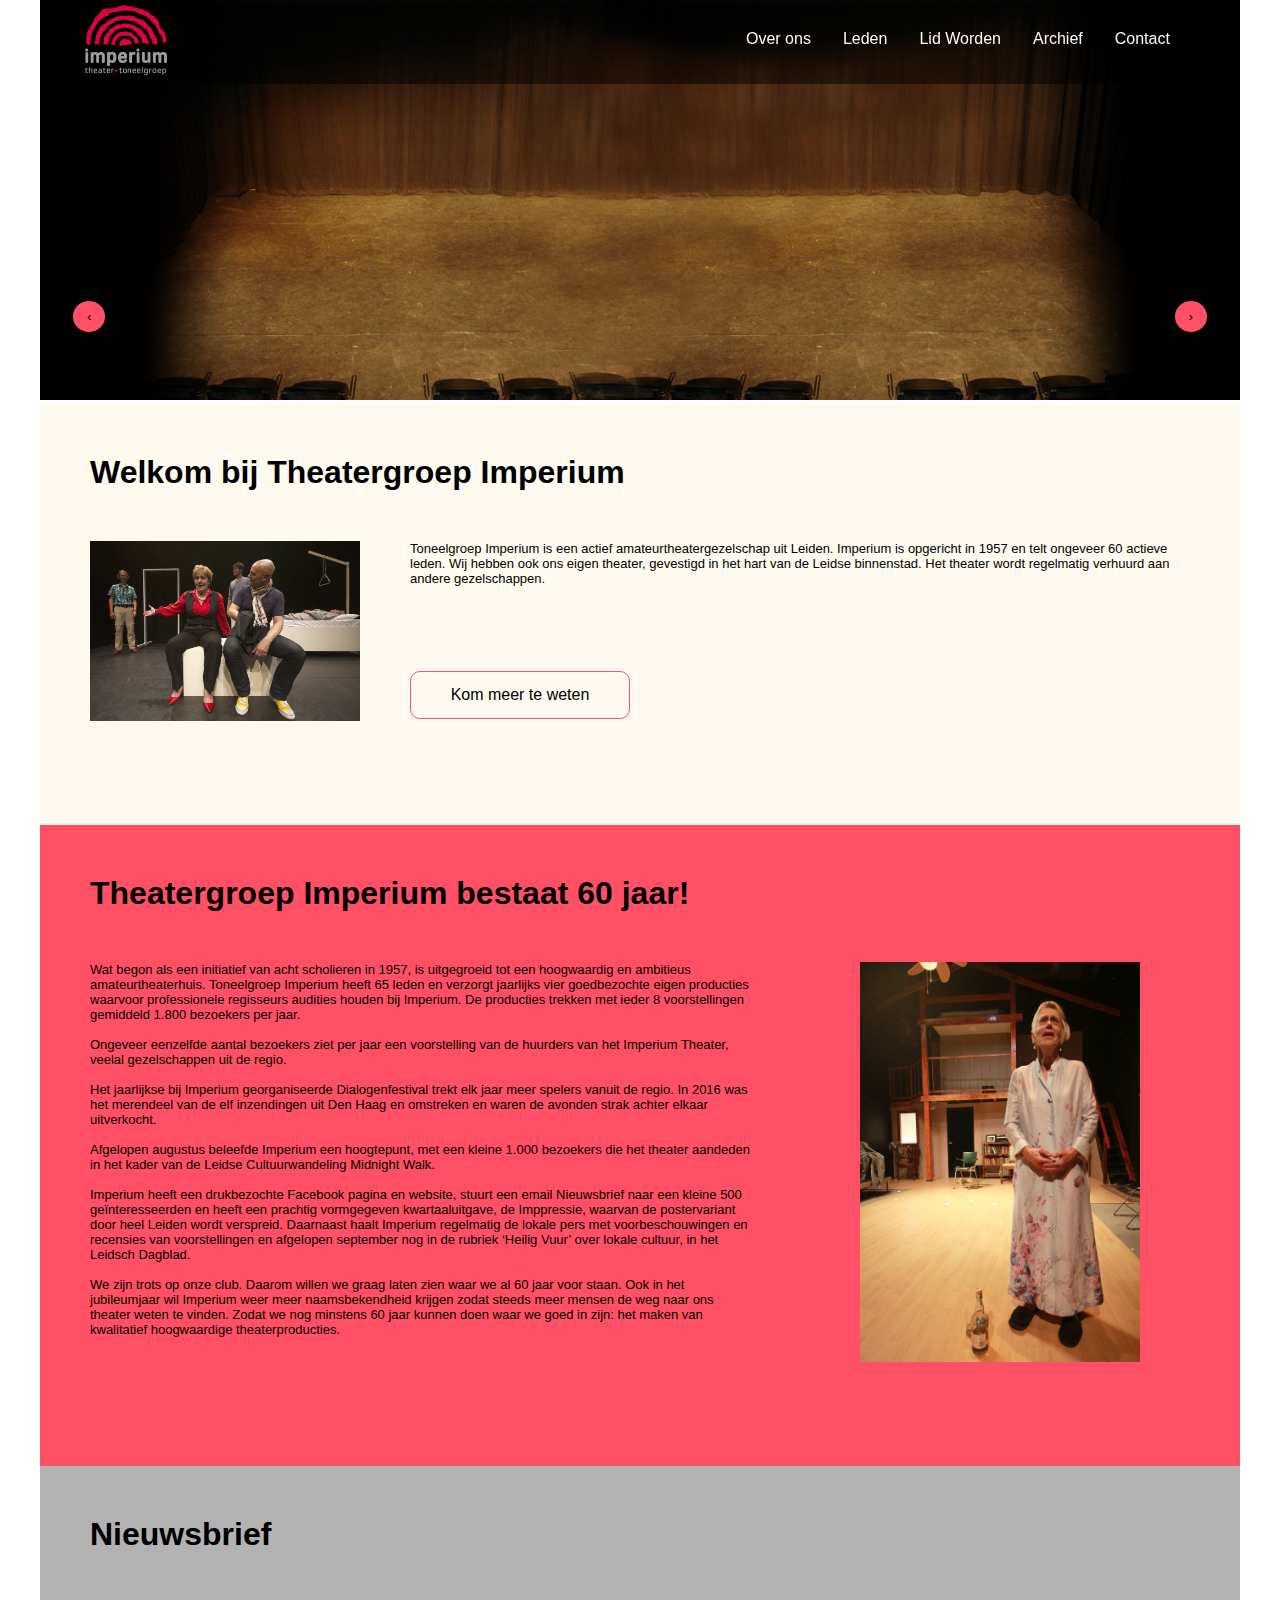
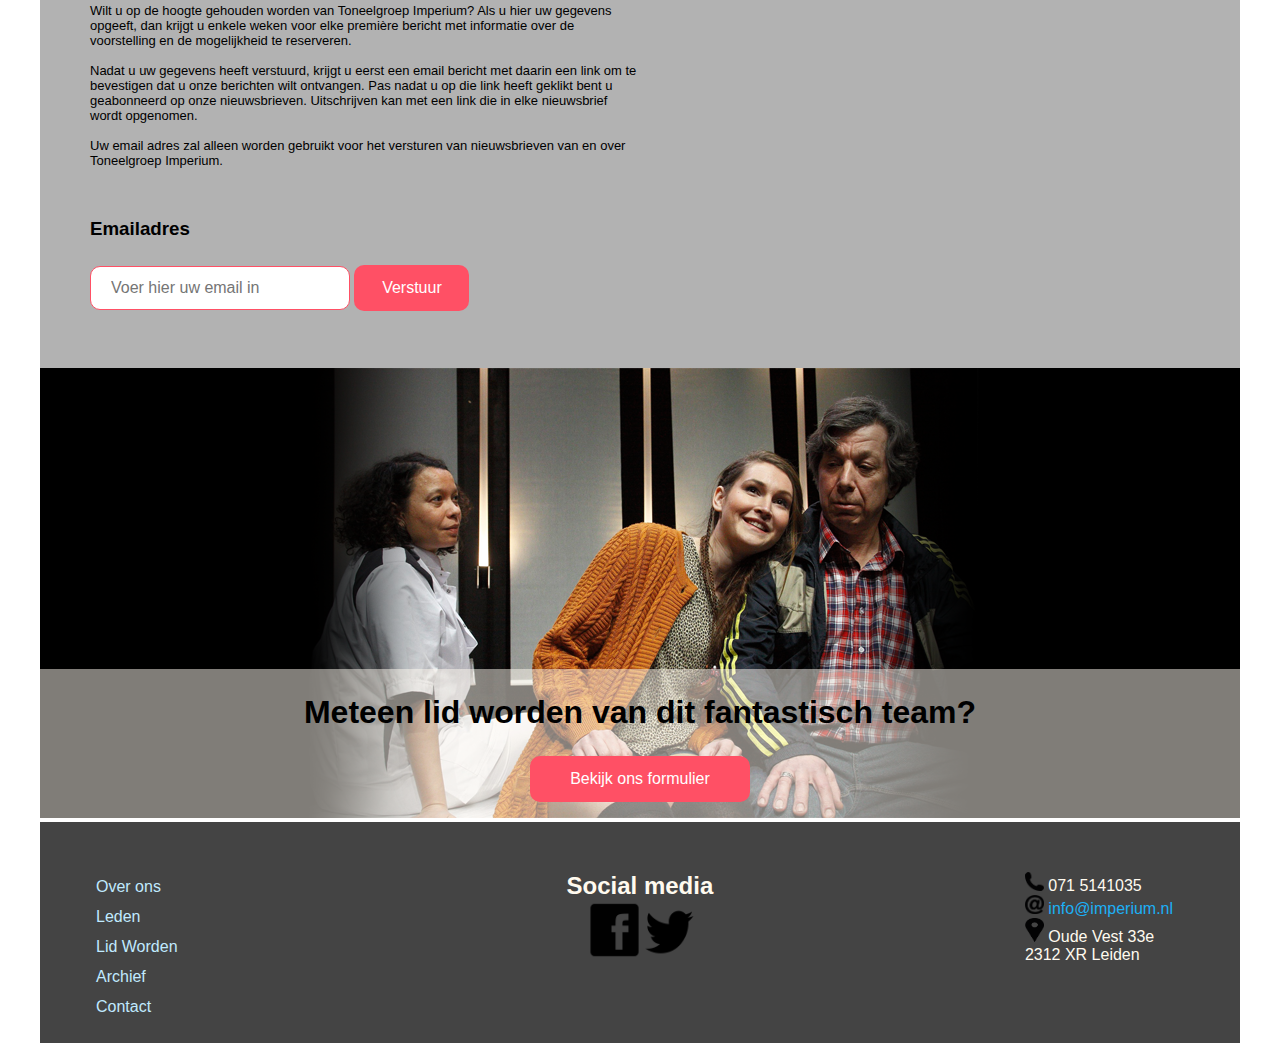
<file: index.html>
<!doctype html>
<html lang="en">
<head>
	<meta charset="utf-8" />
	<meta name="viewport" content="width=device-width, initial-scale=1.0"/>
	<title>Imperium Theater</title>
	<link rel="stylesheet" type="text/css" href="css/style.css">
	<script type="text/javascript" src="js/script.js"></script>
	<script type="text/javascript" src="js/siema.min.js"></script>
</head>
<!-- Wanneer de site is geladen wordt de kalender meegeladen -->
<body>
	<div class="container">

		<!-- Navigatie -->
		<header>
			<div class="logo">
				<a href="index.html"><img src="img/logo.png" alt="Home Imperium Theather" height="70" width="82"></a>
			</div>
			<nav class="hoofdmenu">
				<ul>
				<li><a href="over-ons.html">Over ons</a></li>
		        <li><a href="leden.html">Leden</a></li>
		        <li><a href="lid-worden.html">Lid Worden</a></li>
		        <li><a href="archief.html">Archief</a></li>
		        <li><a href="contact.html">Contact</a></li>
				</ul>
			</nav>
		</header>
		<!-- Slider die gelinkt is met een javascript bestand. Het is me niet gelukt om voor eke slide een ander soort tekst in de slider te verwerken zonder de slider te breken -->
		<section class="slider">		

		<!-- Slider -->
		<section class="slider">
			<div class="siema">
				<div><img class="slideimg" src="img/zaalfoto.jpg"><h1 class="slideimg" id="centered">Imperium Theater bestaat 60 jaar!
				</h1></div>
				<div><img class="slideimg" src="img/zaalfoto.jpg"><h1 class="slideimg" id="centered"></h1></div>
				<div><img class="slideimg" src="img/zaalfoto.jpg"><h1 class="slideimg" id="centered"></h1></div>
			</div>
			<button class="links">&#8249;</button>
			<button class="rechts">&#8250;</button>
		</section>		

		<main>

			<!-- Blok met introductie -->
			<section class="meerweten">
			  	<h1>Welkom bij Theatergroep Imperium</h1>
				<figure class="asidelinks">
					<img src="img/vrede.jpg" height="180" width="270">
				</figure>
				<p class="textmeerweten">Toneelgroep Imperium is een actief amateurtheatergezelschap uit Leiden. Imperium is opgericht in 1957 en telt ongeveer 60 actieve leden. Wij hebben ook ons eigen theater, gevestigd in het hart van de Leidse binnenstad. Het theater wordt regelmatig verhuurd aan andere gezelschappen.</p>
				<button class="ghost-submit"><a class ="linkbanner2" href="over-ons.html">Kom meer te weten</a></button>
			</section>

			<!-- Lustrum tekst met afbeelding ernaast -->
			<section class="jarig">
			  <h1>Theatergroep Imperium bestaat 60 jaar!</h1>
			  	<p class="textjarig">
			  		Wat begon als een initiatief van acht scholieren in 1957, is uitgegroeid tot een hoogwaardig en ambitieus amateurtheaterhuis.
			  		Toneelgroep Imperium heeft 65 leden en verzorgt jaarlijks vier goedbezochte eigen producties waarvoor professionele regisseurs audities houden bij Imperium. De producties trekken met ieder 8 voorstellingen gemiddeld 1.800 bezoekers per jaar.
			  	<br/><!-- Het is me niet meer op tijd gelukt om dit gedeelte nog te verbeteren voor de deadline. Hiervoor heb ik dit nog erin gelaten. -->
			  	&nbsp;
			  	<br/>
					Ongeveer eenzelfde aantal bezoekers ziet per jaar een voorstelling van de huurders van het Imperium Theater, veelal gezelschappen uit de regio.
				<br/>
				&nbsp;
				<br/>
					Het jaarlijkse bij Imperium georganiseerde Dialogenfestival trekt elk jaar meer spelers vanuit de regio. In 2016 was het merendeel van de elf inzendingen uit Den Haag en omstreken en waren de avonden strak achter elkaar uitverkocht.
				<br/>
				&nbsp;
				<br/>
					Afgelopen augustus beleefde Imperium een hoogtepunt, met een kleine 1.000 bezoekers die het theater aandeden in het kader van de Leidse Cultuurwandeling Midnight Walk.
				<br/>
				&nbsp;
				<br/>
					Imperium heeft een drukbezochte Facebook pagina en website, stuurt een email Nieuwsbrief naar een kleine 500 geïnteresseerden en heeft een prachtig vormgegeven kwartaaluitgave, de Imppressie, waarvan de postervariant door heel Leiden wordt verspreid. Daarnaast haalt Imperium regelmatig de lokale pers met voorbeschouwingen en recensies van voorstellingen en afgelopen september nog in de rubriek ‘Heilig Vuur’ over lokale cultuur, in het Leidsch Dagblad.
				<br/>
				&nbsp;
				<br/>
					We zijn trots op onze club. Daarom willen we graag laten zien waar we al 60 jaar voor staan. Ook in het jubileumjaar wil Imperium weer meer naamsbekendheid krijgen zodat steeds meer mensen de weg naar ons theater weten te vinden. Zodat we nog minstens 60 jaar kunnen doen waar we goed in zijn: het maken van kwalitatief hoogwaardige theaterproducties.
				</p>
				<figure class="asiderechts">
					<img src="img/imperium_60" height="400" width="280">
				</figure>
			</section>

			<!-- Nieuwsbrief tekst -->
			<section class="nieuws">
			  <h1>Nieuwsbrief</h1>
			  	&nbsp;
			  	<p class="textnieuws">
			  		Wilt u op de hoogte gehouden worden van Toneelgroep Imperium?
					Als u hier uw gegevens opgeeft, dan krijgt u enkele weken voor elke première bericht met informatie over de voorstelling en de mogelijkheid te reserveren.
					<br/>
					&nbsp;
					<br/>
					Nadat u uw gegevens heeft verstuurd, krijgt u eerst een email bericht met daarin een link om te bevestigen dat u onze berichten wilt ontvangen. Pas nadat u op die link heeft geklikt bent u geabonneerd op onze nieuwsbrieven. Uitschrijven kan met een link die in elke nieuwsbrief wordt opgenomen.
					<br/>
					&nbsp;
					<br/>
					Uw email adres zal alleen worden gebruikt voor het versturen van nieuwsbrieven van en over Toneelgroep Imperium.
				</p>
				<aside class="asiderechts">
					<!--De kalender heeft op dit moment geen toegevoegde waarden voor de site. Het was de
						bedoeling dat de repetities een highlight kregen op de dagen en wanneer er op geklikt wordt
						het vergroot en er staat wat er die dag speelt.
					<div class="month">
						<ul>
						<li class="prev">&#10094;</li>
						<li class="next">&#10095;</li>
						<li>
						Repetities April<br>
						<span style="font-size:18px">2018</span>
						</li>
						</ul>
						</div>

						<ul class="weekdays">
						<li>Mo</li>
						<li>Tu</li>
						<li>We</li>
						<li>Th</li>
						<li>Fr</li>
						<li>Sa</li>
						<li>Su</li>
						</ul>

						<ul class="days">
						<li>1</li>
						<li>2</li>
						<li>3</li>
						<li>4</li>
						<li>5</li>
						<li>6</li>
						<li>7</li>
						<li>8</li>
						<li>9</li>
						<li><span class="active">10</span></li>
						<li>11</li>
						<li>12</li>
						<li>13</li>
						<li>14</li>
						<li>15</li>
						<li>16</li>
						<li>17</li>
						<li>18</li>
						<li>19</li>
						<li>20</li>
						<li>21</li>
						<li>22</li>
						<li>23</li>
						<li>24</li>
						<li>25</li>
						<li>26</li>
						<li>27</li>
						<li>28</li>
						<li>29</li>
						<li>30</li>
						<li>31</li>
						</ul>-->
				</aside>
			</section>
			
			<!-- Nieuwsbrief formulier. Wanneer het ingevuld is wordt de gebruiker naar de bedanktpagina gestuurd -->

			<!-- Nieuwsbrief formulier -->
			<section class="subscribe">
			    <h3>Emailadres</h3>
			    <br>
			    <form action="bedankt.html" method="post" class="subscribe-form">
				    <input class="emailhome" type="email" name="email" placeholder="Voer hier uw email in" required>
				    <button type="submit" class="email-submit">Verstuur</button>
			    </form>
			</section>

			<section class="lidworden">
				<h1 class="bannerlidtekst">Meteen lid worden van dit fantastisch team?</h1>
				<!-- Omdat ik gebruik maak van verschilende a elementen heb ik deze een class gegeven om de button ermee te stylen -->
				<button class="link-submit"><a href="lid-worden.html">Bekijk ons formulier</a></button>
			</section>

			<section class="teambanner">
				<img src="img/team.png">
			</section>
		</main>
		<!-- In deze footer komen de links weer terug van de navigatie. De e-mailtekst is een button die automatisch een mail opzet. -->
	<footer>
      <div class="row">
        <div class="column">
          <nav class="footer-menu">
            <a href="over-ons.html">Over ons</a>
            <a href="leden.html">Leden</a>
            <a href="lid-worden.html">Lid Worden</a>
            <a href="archief.html">Archief</a>
            <a href="contact.html">Contact</a>
          </nav>
        </div>
        <div class="column">
          <h2 class="centerh2">Social media</h2>
          <a href="https://www.facebook.com/ToneelgroepImperium?fref=ts"><img class="SMWimg" src="img/facebook.png" alt="Like ons op facebook" height="60" width="55" /></a>
          <a href="https://twitter.com/imperiumtheater"><img src="img/twitter.png" alt="Volg ons op twitter" height="60" width="55" /></a>
        </div>
        <div class="column">
          <ul class="contactfooter">
            <li><img src="img/bellen.png" width="19px" height="19px">&nbsp;071 5141035</li>
            <li><img src="img/email.png" width="19px" height="19px">&nbsp;<a class="linkmailto" href="mailto:info@imperium.nl">info@imperium.nl</a></li>
            <li><img src="img/locatie.png" width="19px" height="24px">&nbsp;Oude Vest 33e 2312 XR Leiden</li>
          </ul>
        </div>
      </div>
    </footer>
</body>
</html>
</file>
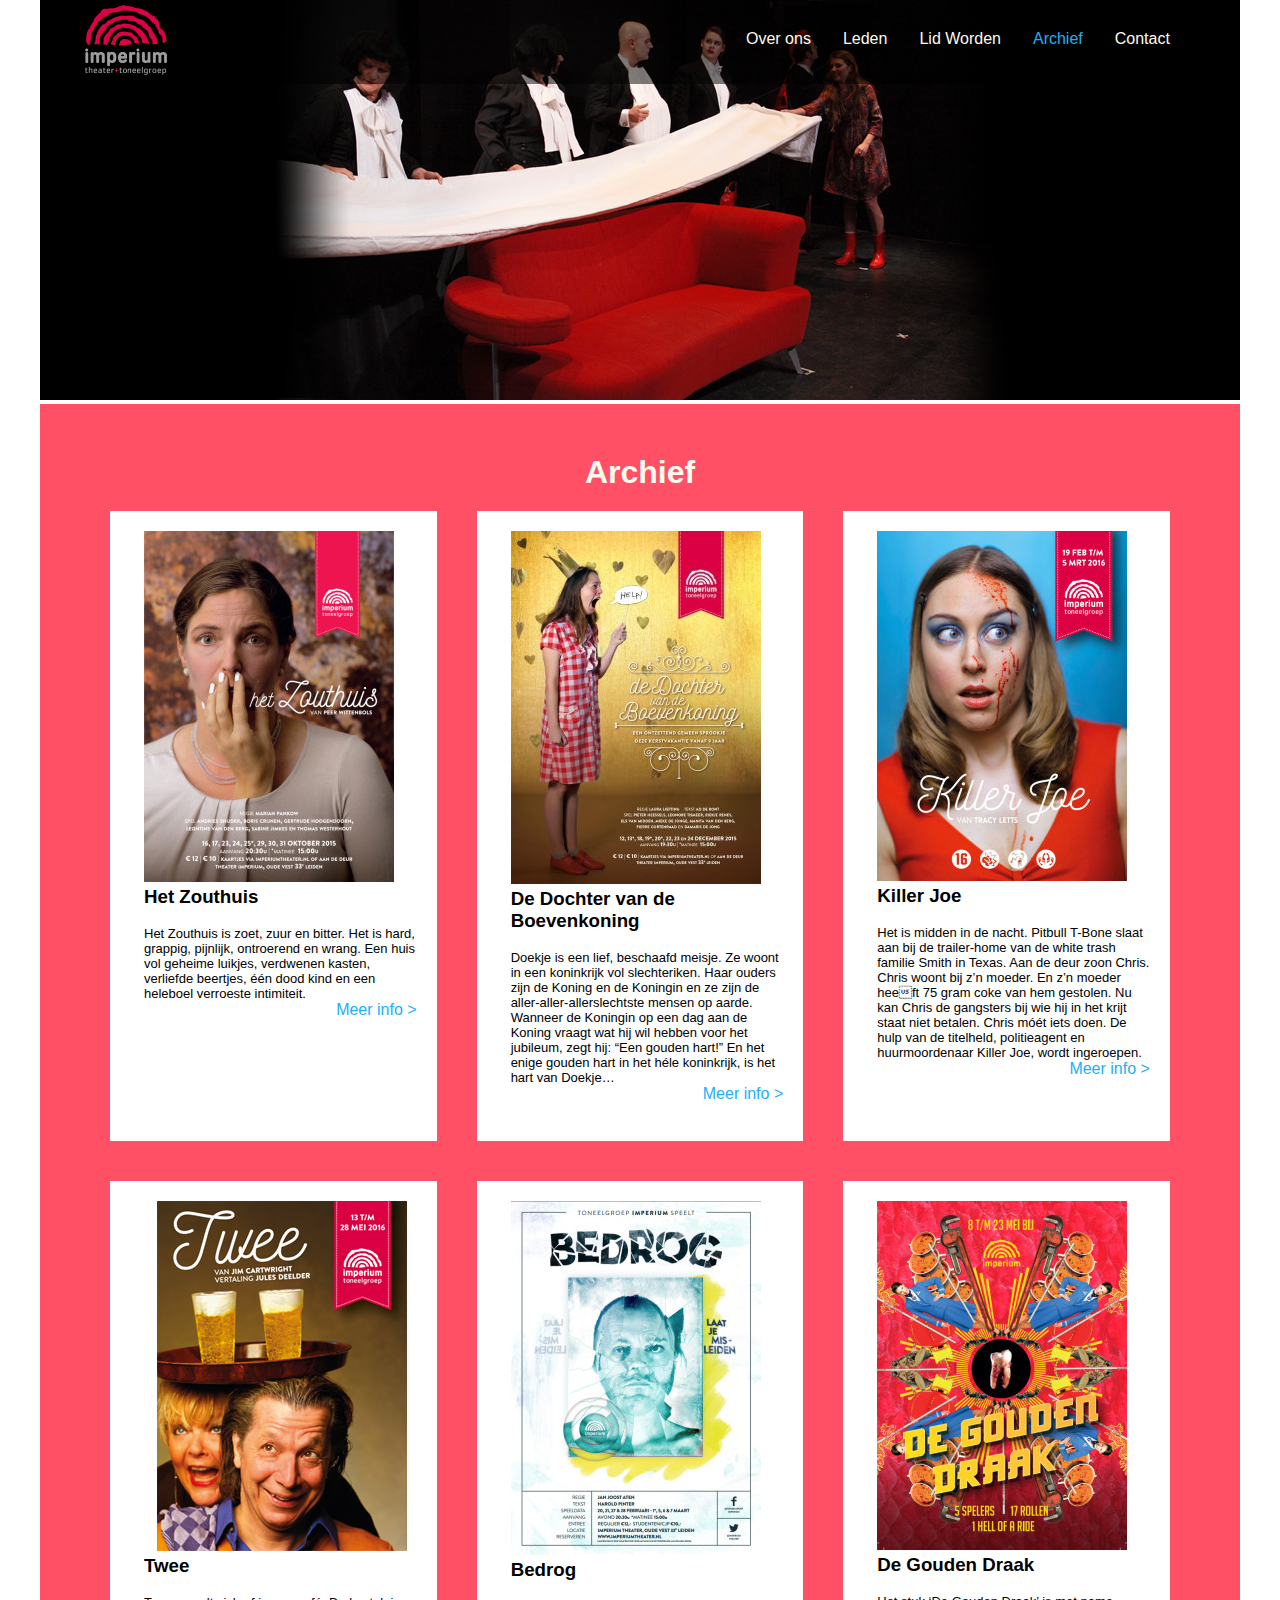
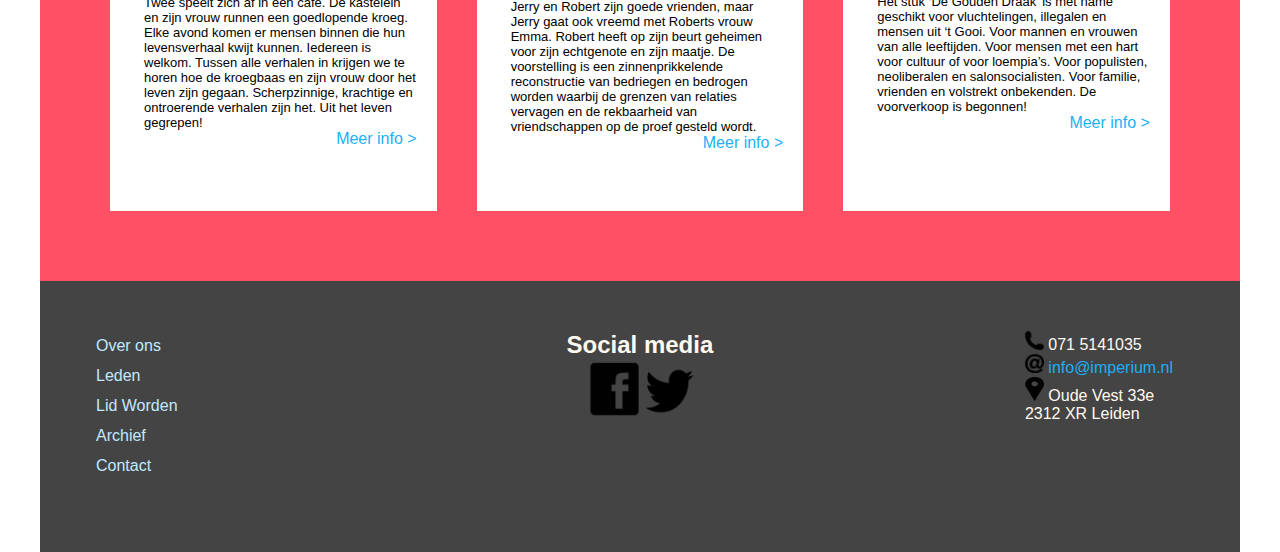
<file: archief.html>
<!doctype html>
<html lang="en">
<head>
  <meta charset="utf-8" />
  <meta name="viewport" content="width=device-width, initial-scale=1.0"/>
  <title>Archief</title>
  <link rel="stylesheet" type="text/css" href="css/style.css">
</head>
<!-- Archiefpagina -->
<body>
  <div class="container">

    <!-- Navigatie -->
    <header>
      <div class="logo">
        <a href="index.html"><img src="img/logo.png" alt="Home Imperium Theather" height="70" width="82"></a>
      </div>
      <nav class="hoofdmenu">
        <ul>
        <li><a href="over-ons.html">Over ons</a></li>
        <li><a href="leden.html">Leden</a></li>
        <li><a href="lid-worden.html">Lid Worden</a></li>
        <li><a href="archief.html" class="active">Archief</a></li>
        <li><a href="contact.html">Contact</a></li>
        </ul>
      </nav>
    </header>
    <!-- Afbeelding onder navigatie -->
    <section class="menuachtergrond">    
        <div><img class="slideimg" src="img/archief.png"></div>
    </section>

    <main>
      <!-- Blok met archief. De gebruiker kan meer informatie krijgen door op meer info te klikken. Dit brengt de gebruiker naar een nieuwe pagina. De br's die in meer info zitten is om het leesbaar te maken.-->
      <section class="overonsintro">
          <h1 class="titelbanner">Archief</h1>
            <div class="row">
              <div class="column6">
                <img src="img/posters/zouthuis.jpg">
                <h3>Het Zouthuis</h3>
                <br>
                <p>Het Zouthuis is zoet, zuur en bitter. Het is hard, grappig, pijnlijk, ontroerend en wrang. Een huis vol geheime luikjes, verdwenen kasten, verliefde beertjes, één dood kind en een heleboel verroeste intimiteit.
                </p>
                <a class="leesmeer" href="archief/11.html">Meer info ></a>
              </div>
              <div class="column6">
                <img src="img/posters/dochter.jpg">
                <h3>De Dochter van de Boevenkoning</h3>
                <br>
                <p>Doekje is een lief, beschaafd meisje. Ze woont in een koninkrijk vol slechteriken. Haar ouders zijn de Koning en de Koningin en ze zijn de aller-aller-allerslechtste mensen op aarde. Wanneer de Koningin op een dag aan de Koning vraagt wat hij wil hebben voor het jubileum, zegt hij: “Een gouden hart!” En het enige gouden hart in het héle koninkrijk, is het hart van Doekje…
                </p>
                <a class="leesmeer" href="archief/12.html">Meer info ></a>
              </div>
              <div class="column6">
                <img src="img/posters/kj.jpg">
                <h3>Killer Joe</h3>
                <br>
                <p>Het is midden in de nacht. Pitbull T-Bone slaat aan bij de trailer-home van de white trash familie Smith in Texas. Aan de deur zoon Chris. Chris woont bij z’n moeder. En z’n moeder heeft 75 gram coke van hem gestolen. Nu kan Chris de gangsters bij wie hij in het krijt staat niet betalen. Chris móét iets doen. De hulp van de titelheld, politieagent en huurmoordenaar Killer Joe, wordt ingeroepen.
                </p>
                <a class="leesmeer" href="archief/13.html">Meer info ></a>
              </div>
            </div>
            <div class="row">
              <div class="column6">
                <img src="img/posters/twee.jpg">
                <h3>Twee</h3>
                <br>
                <p>Twee speelt zich af in een café. De kastelein en zijn vrouw runnen een goedlopende kroeg. Elke avond komen er mensen binnen die hun levensverhaal kwijt kunnen. Iedereen is welkom. Tussen alle verhalen in krijgen we te horen hoe de kroegbaas en zijn vrouw door het leven zijn gegaan. Scherpzinnige, krachtige en ontroerende verhalen zijn het. Uit het leven gegrepen!
                </p>
                <a class="leesmeer" href="archief/14.html">Meer info ></a>
              </div>
              <div class="column6">
                <img src="img/posters/bedrog.jpg">
                <h3>Bedrog</h3>
                <br>
                <p>Jerry en Robert zijn goede vrienden, maar Jerry gaat ook vreemd met Roberts vrouw Emma. Robert heeft op zijn beurt geheimen voor zijn echtgenote en zijn maatje. De voorstelling is een zinnenprikkelende reconstructie van bedriegen en bedrogen worden waarbij de grenzen van relaties vervagen en de rekbaarheid van vriendschappen op de proef gesteld wordt.
                </p>
                <a class="leesmeer" href="archief/15.html">Meer info ></a>
              </div>
              <div class="column6">
                <img src="img/posters/draak.jpg">
                <h3>De Gouden Draak</h3>
                <br>
                <p>Het stuk ‘De Gouden Draak’ is met name geschikt voor vluchtelingen, illegalen en mensen uit ‘t Gooi. Voor mannen en vrouwen van alle leeftijden. Voor mensen met een hart voor cultuur of voor loempia’s. Voor populisten, neoliberalen en salonsocialisten. Voor familie, vrienden en volstrekt onbekenden. De voorverkoop is begonnen!
                </p>
                <a class="leesmeer" href="archief/16.html">Meer info ></a>
              </div>
            </div>
    </main>

    <footer>
      <div class="row">
        <div class="column">
          <nav class="footer-menu">
            <a href="over-ons.html">Over ons</a>
            <a href="leden.html">Leden</a>
            <a href="lid-worden.html">Lid Worden</a>
            <a href="archief.html">Archief</a>
            <a href="contact.html">Contact</a>
          </nav>
        </div>
        <div class="column">
          <h2 class="centerh2">Social media</h2>
          <a href="https://www.facebook.com/ToneelgroepImperium?fref=ts"><img class="SMWimg" src="img/facebook.png" alt="Like ons op facebook" height="60" width="55" /></a>
          <a href="https://twitter.com/imperiumtheater"><img src="img/twitter.png" alt="Volg ons op twitter" height="60" width="55" /></a>
        </div>
        <div class="column">
          <ul class="contactfooter">
            <li><img src="img/bellen.png" width="19px" height="19px">&nbsp;071 5141035</li>
            <li><img src="img/email.png" width="19px" height="19px">&nbsp;<a class="linkmailto" href="mailto:info@imperium.nl">info@imperium.nl</a></li>
            <li><img src="img/locatie.png" width="19px" height="24px">&nbsp;Oude Vest 33e 2312 XR Leiden</li>
          </ul>
        </div>
      </div>
    <footer>
  </div>
</body>
</html>
</file>
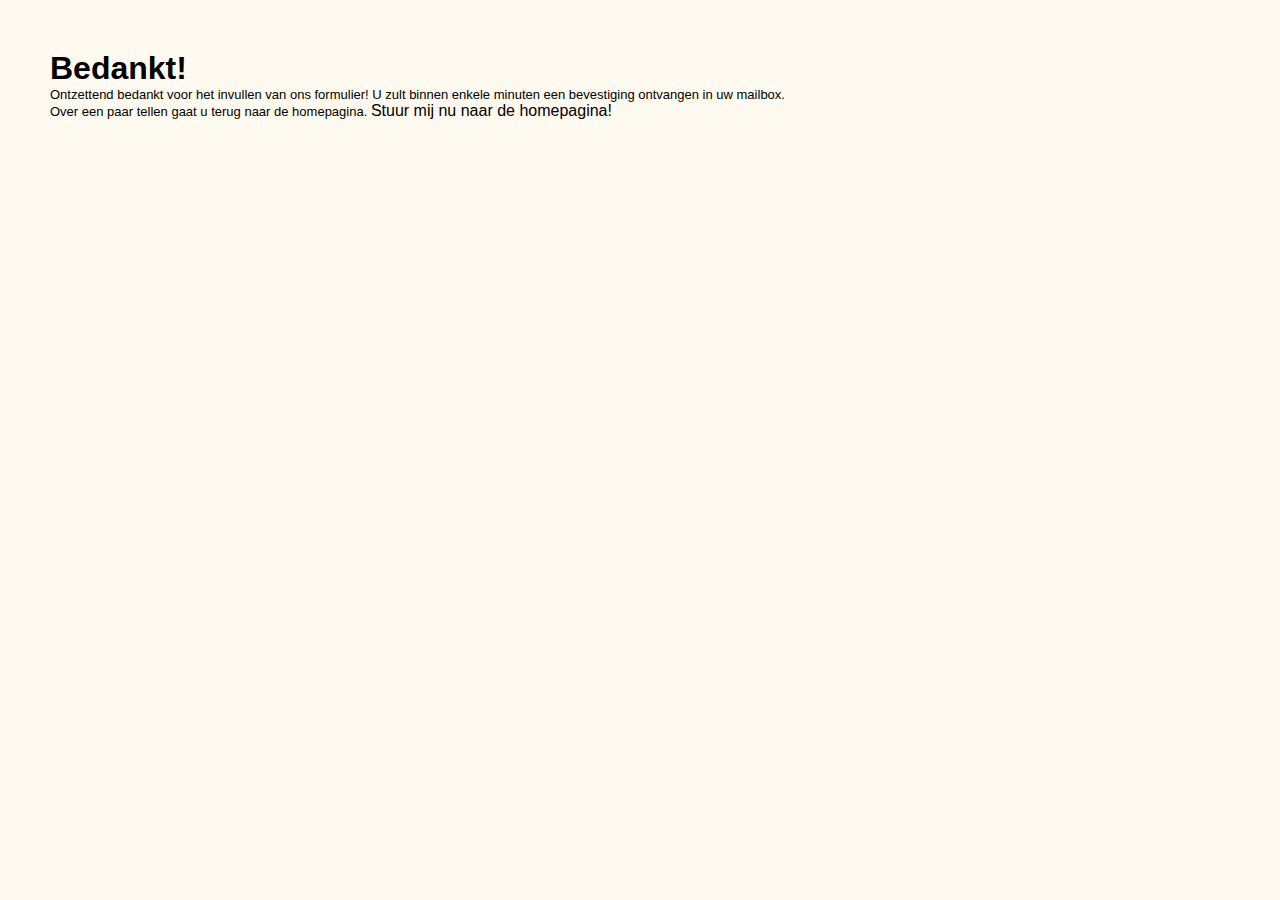
<file: bedankt.html>
<!doctype html>
<html lang="en">
<head>
  <meta charset="utf-8" />
  <meta name="viewport" content="width=device-width, initial-scale=1.0"/>
  <!-- Bevestigingpagina en redirect na 5 seconden weer naar home -->
  <meta http-equiv="refresh" content="5;url=index.html" />
  <title>Bedankt</title>
  <link rel="stylesheet" type="text/css" href="css/style.css">
</head>
<!-- Een bedanktpagina voor het invullen van het formulier -->
<body class="bodybedankt">
  <h1>Bedankt!</h1>
  <p>Ontzettend bedankt voor het invullen van ons formulier! U zult binnen enkele minuten een bevestiging ontvangen in uw mailbox.
  <br>
  Over een paar tellen gaat u terug naar de homepagina.
  <a href="index.html">Stuur mij nu naar de homepagina!</a>
  </p>
</body>
</html>
</file>
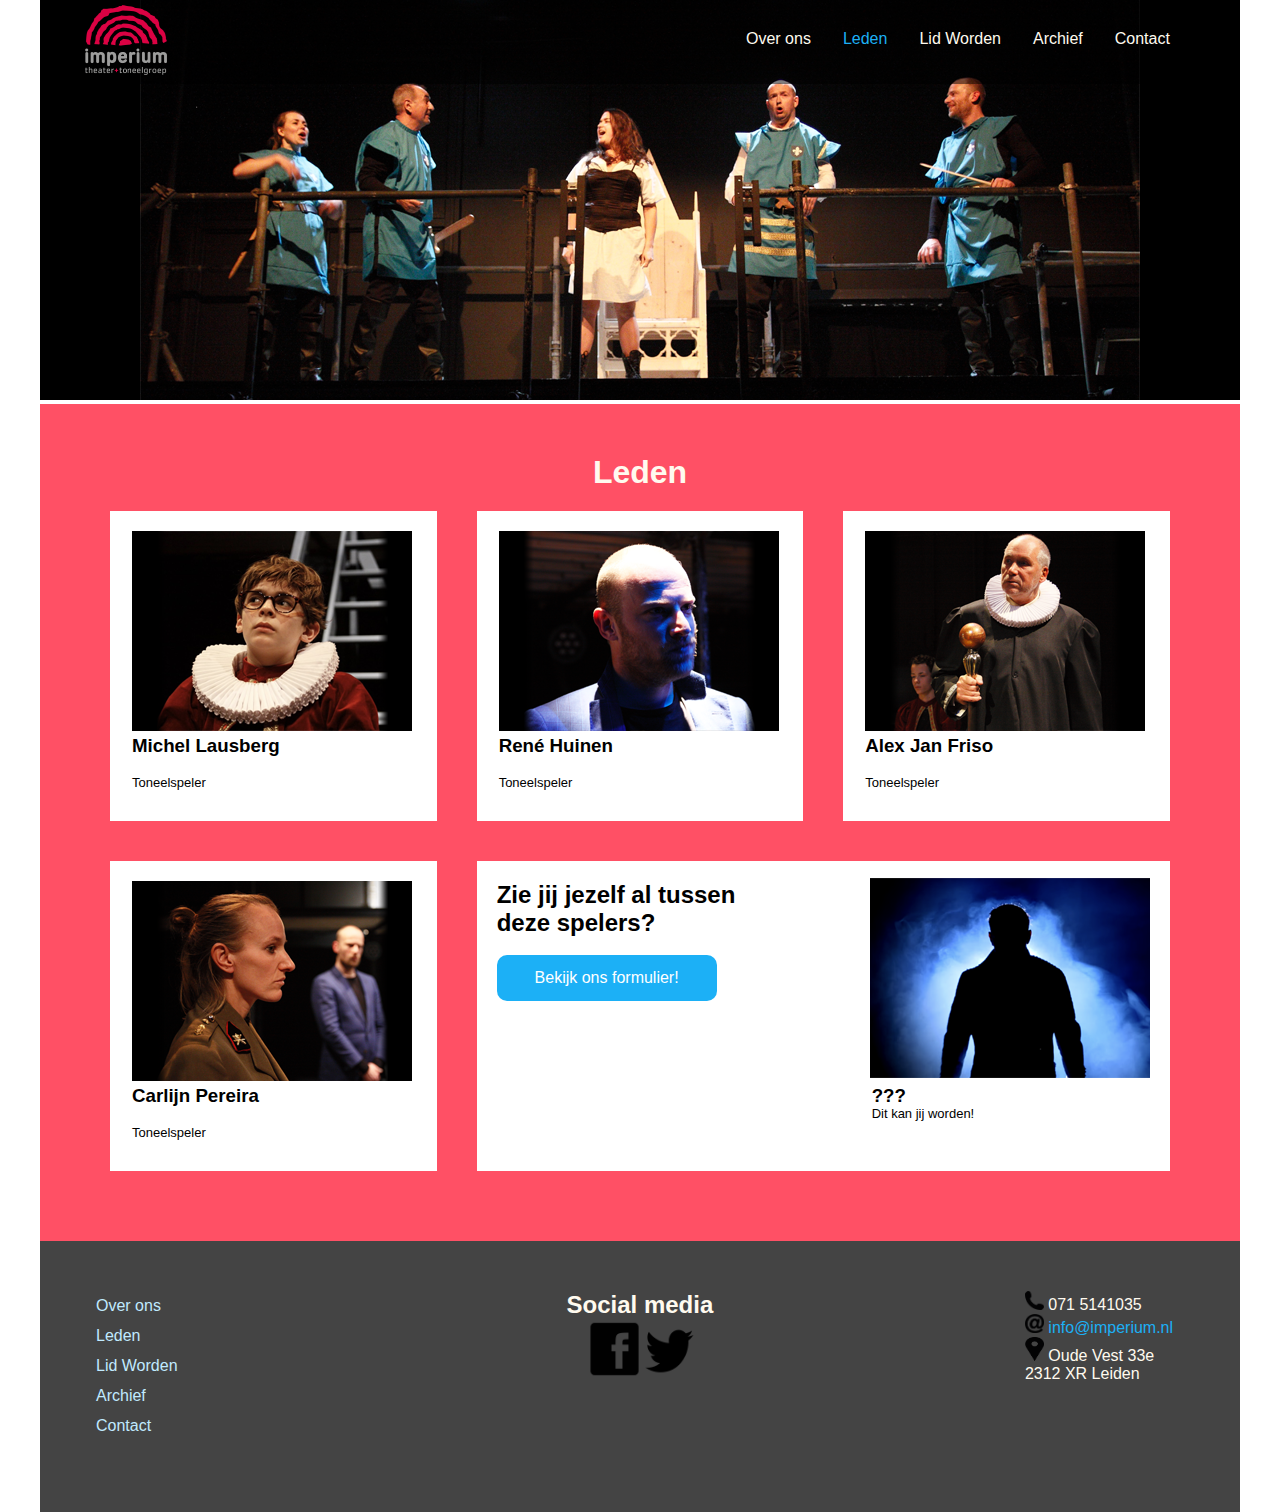
<file: leden.html>
<!doctype html>
<html lang="en">
<head>
  <meta charset="utf-8" />
  <meta name="viewport" content="width=device-width, initial-scale=1.0"/>
  <title>Leden</title>
  <link rel="stylesheet" type="text/css" href="css/style.css">
</head>
<!-- Wanneer de site is geladen wordt de kalender meegeladen -->
<body>
  <div class="container">

    <!-- Navigatie -->
    <header>
      <div class="logo">
        <a href="index.html"><img src="img/logo.png" alt="Home Imperium Theather" height="70" width="82"></a>
      </div>
      <nav class="hoofdmenu">
        <ul>
        <li><a href="over-ons.html">Over ons</a></li>
        <li><a href="leden.html" class="active">Leden</a></li>
        <li><a href="lid-worden.html">Lid Worden</a></li>
        <li><a href="archief.html">Archief</a></li>
        <li><a href="contact.html">Contact</a></li>
        </ul>
      </nav>
    </header>
    <!-- Afbeelding onder Navigatie -->
    <section class="menuachtergrond">    
        <div><img class="slideimg" src="img/leden.png"></div>
    </section>

    <main>
      <!-- Hier staan de verschillende leden. De echte namen met wat voor contributie ze hebben voor het imperium staan erop. -->
      <section class="overonsintro">
          <h1 class="titelbanner">Leden</h1>
            <div class="row">
              <div class="column4">
                <img src="img/4EYES.png">
                <h3>Michel Lausberg</h3>
                <br>
                <p>Toneelspeler</p>
              </div>
              <div class="column4">
                <img src="img/beardie.png">
                <h3>René Huinen</h3>
                <br>
                <p>Toneelspeler</p>
              </div>
              <div class="column4">
                <img src="img/priest.png">
                <h3>Alex Jan Friso</h3>
                <br>
                <p>Toneelspeler</p>
              </div>
            </div>
            <div class="row">
              <div class="column4">
                <img src="img/SNAVEL.png">
                <h3>Carlijn Pereira</h3>
                <br>
                <p>Toneelspeler</p>
              </div>
              <div class="column5">
                <h2 class="spelers">Zie jij jezelf al tussen <br> deze spelers?</h2>
                <br>
                <button class="leden-submit"><a class ="linkbanner" href="lid-worden.html">Bekijk ons formulier!</a></button>
                <img class="img5" src="img/jij.png">
                <h3 class="img6">???</h3>
                <br>
                <p class="img6">Dit kan jij worden!</p></div>
            </div>
    </main>

    <footer>
      <div class="row">
        <div class="column">
          <nav class="footer-menu">
            <a href="over-ons.html">Over ons</a>
            <a href="leden.html">Leden</a>
            <a href="lid-worden.html">Lid Worden</a>
            <a href="archief.html">Archief</a>
            <a href="contact.html">Contact</a>
          </nav>
        </div>
        <div class="column">
          <h2 class="centerh2">Social media</h2>
          <a href="https://www.facebook.com/ToneelgroepImperium?fref=ts"><img class="SMWimg" src="img/facebook.png" alt="Like ons op facebook" height="60" width="55" /></a>
          <a href="https://twitter.com/imperiumtheater"><img src="img/twitter.png" alt="Volg ons op twitter" height="60" width="55" /></a>
        </div>
        <div class="column">
          <ul class="contactfooter">
            <li><img src="img/bellen.png" width="19px" height="19px">&nbsp;071 5141035</li>
            <li><img src="img/email.png" width="19px" height="19px">&nbsp;<a class="linkmailto" href="mailto:info@imperium.nl">info@imperium.nl</a></li>
            <li><img src="img/locatie.png" width="19px" height="24px">&nbsp;Oude Vest 33e 2312 XR Leiden</li>
          </ul>
        </div>
      </div>
    <footer>
  </div>
</body>
</html>
</file>
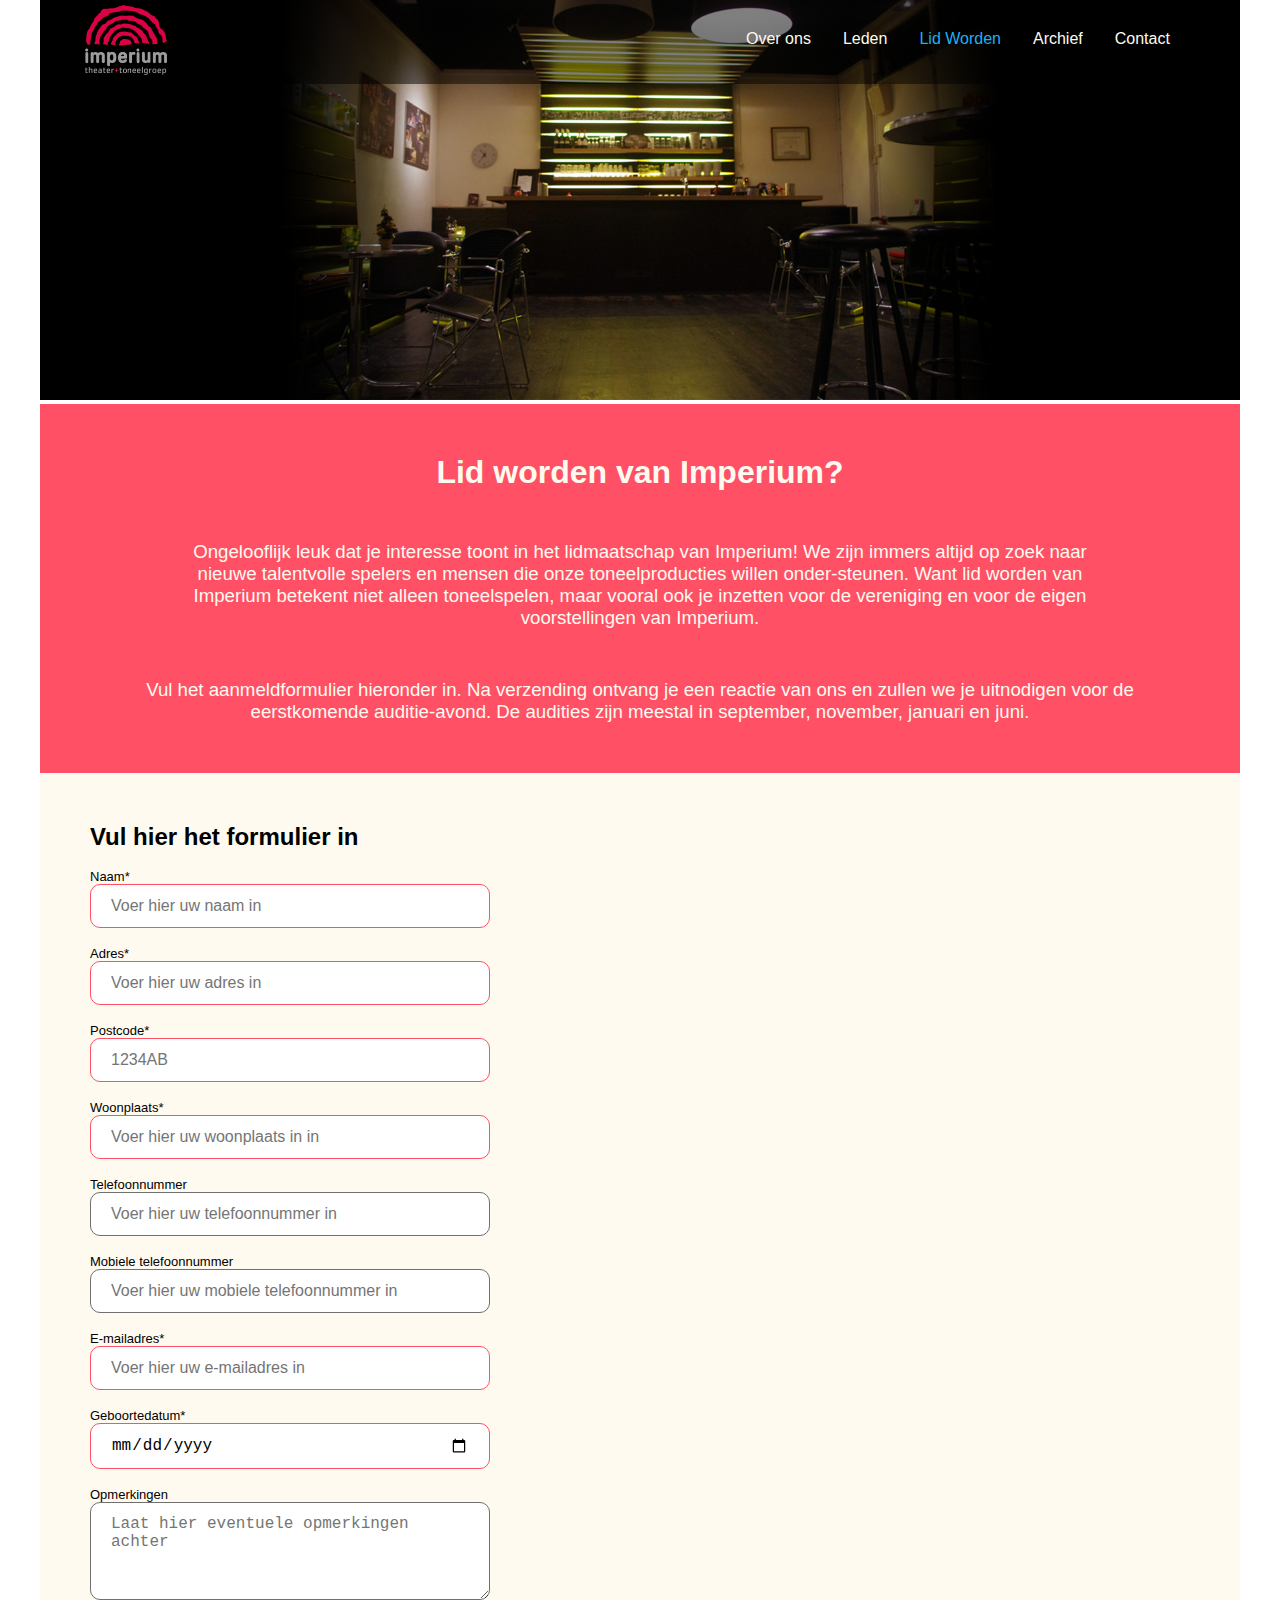
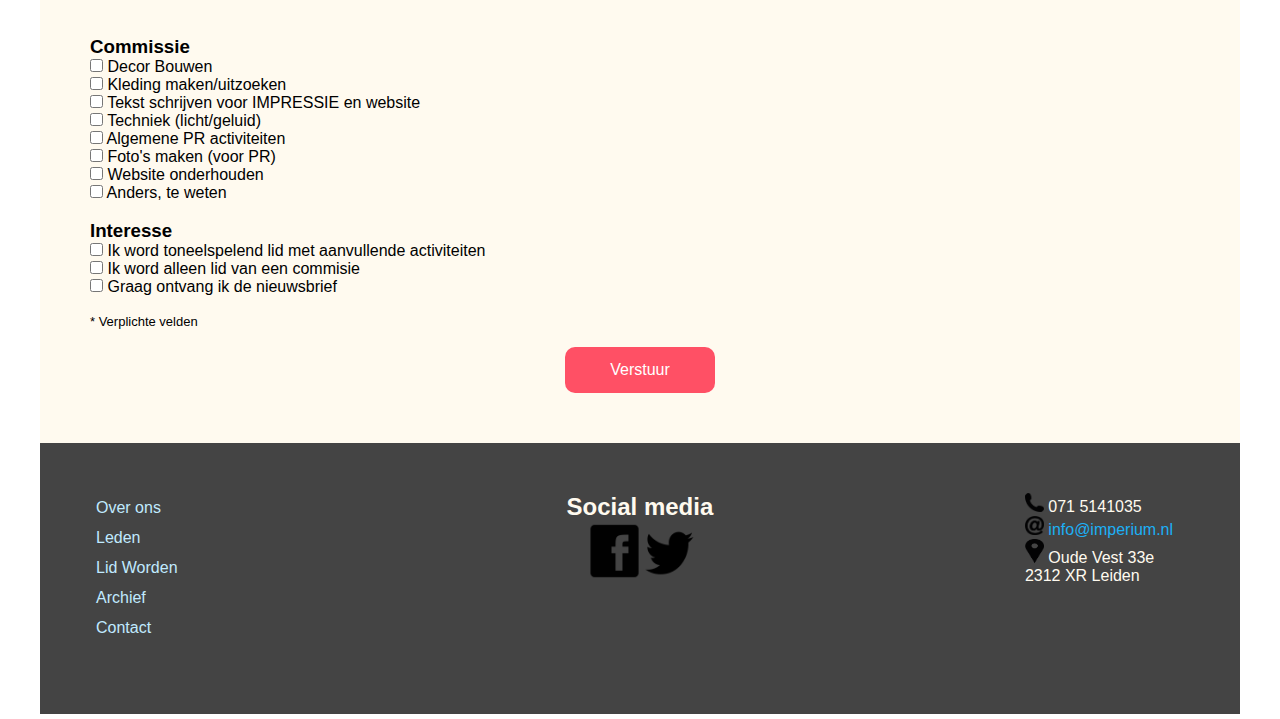
<file: lid-worden.html>
<!doctype html>
<html lang="en">
<head>
  <meta charset="utf-8" />
  <meta name="viewport" content="width=device-width, initial-scale=1.0"/>
  <title>Lid worden</title>
  <link rel="stylesheet" type="text/css" href="css/style.css">
</head>
<!-- Lid worden pagina -->
<body>
  <div class="container">

    <!-- Navigatie -->
    <header>
      <div class="logo">
        <a href="index.html"><img src="img/logo.png" alt="Home Imperium Theather" height="70" width="82"></a>
      </div> 
      <nav class="hoofdmenu">
        <ul>
        <li><a href="over-ons.html">Over ons</a></li>
        <li><a href="leden.html">Leden</a></li>
        <li><a href="lid-worden.html" class="active">Lid Worden</a></li>
        <li><a href="archief.html">Archief</a></li>
        <li><a href="contact.html">Contact</a></li>
        </ul>
      </nav>
    </header>

    <!-- afbeelding over navigatie -->
    <section class="menuachtergrond">    
        <div><img class="slideimg" src="img/lidworden.png"></div>
    </section>    

    <main>

      <!-- Blok met introductie van het formulier -->
       <section class="overonsintro">
          <h1 class="titelbanner">Lid worden van Imperium?</h1>
        <p class="textmeerweten3">Ongelooflijk leuk dat je interesse toont in het lidmaatschap van Imperium! We zijn immers altijd op zoek naar nieuwe talentvolle spelers en mensen die onze toneelproducties willen onder-steunen. Want lid worden van Imperium betekent niet alleen toneelspelen, maar vooral ook je inzetten voor de vereniging en voor de eigen voorstellingen van Imperium. </p>
        <p class="textmeerweten4">
          Vul het aanmeldformulier hieronder in. Na verzending ontvang je een reactie van ons en zullen we je uitnodigen voor de eerstkomende auditie-avond. De audities zijn meestal in september, november, januari en juni. 
        </p>
      </section>

      <!-- Formulier om lid te worden. Wanneer de gebruiker een required veld correct heeft ingevuld wordt het groen. Dit het ik alleen in mijn html toegpast en niet in axure. -->
      <section class="overonsinfo">
        <h2>Vul hier het formulier in</h2>
        <br>
        <form action="bedankt.html" method="post" class="subscribe-form">
            <p>Naam*</p>
            <input class="typetextlid" type="text" name="naam" placeholder="Voer hier uw naam in" required>
            <br>
            <p>Adres*</p>
            <input class="typetextlid" type="text" name="naam" placeholder="Voer hier uw adres in" required>
            <br>
            <p>Postcode*</p>
            <!-- Poscode met maximaal 6 karakters-->
            <input class="typetextlid" type="text" name="naam" maxlength="6" placeholder="1234AB" required>
            <br>
            <p>Woonplaats*</p>
            <input class="typetextlid" type="text" name="naam" placeholder="Voer hier uw woonplaats in in" required>
            <br>
            <p>Telefoonnummer</p>
            <input class="typetextlid" type="number" maxlength="10" name="naam" placeholder="Voer hier uw telefoonnummer in">
            <br>
            <p>Mobiele telefoonnummer</p>
            <input class="typetextlid" type="number" maxlength="10" name="naam" placeholder="Voer hier uw mobiele telefoonnummer in">
            <br>
            <p>E-mailadres*</p>
            <input class="typetextlid" type="email" name="naam" placeholder="Voer hier uw e-mailadres in" required>
            <br>
            <p>Geboortedatum*</p>
            <input class="typetextlid" type="date" name="naam" placeholder="DD/MM/YYYY" required>
            <br>
            <p>Opmerkingen</p>
            <textarea class="typetextlid" rows="4" cols="50" name="comment"  placeholder="Laat hier eventuele opmerkingen achter"></textarea>
            
            <br><br>
            <h3>Commissie</h3>
            <input type="checkbox" name="vehicle" value="Bike"> Decor Bouwen<br>
            <input type="checkbox" name="vehicle" value="Car"> Kleding maken/uitzoeken<br>
            <input type="checkbox" name="vehicle" value="Bike"> Tekst schrijven voor IMPRESSIE en website<br>
            <input type="checkbox" name="vehicle" value="Bike"> Techniek (licht/geluid)<br>
            <input type="checkbox" name="vehicle" value="Bike"> Algemene PR activiteiten<br>
            <input type="checkbox" name="vehicle" value="Bike"> Foto's maken (voor PR)<br>
            <input type="checkbox" name="vehicle" value="Bike"> Website onderhouden<br>
            <input type="checkbox" name="vehicle" value="Bike"> Anders, te weten<br>
            <br>
            <h3>Interesse</h3>
            <input type="checkbox" name="vehicle" value="Bike"> Ik word toneelspelend lid met aanvullende activiteiten<br>
            <input type="checkbox" name="vehicle" value="Bike"> Ik word alleen lid van een commisie<br>
            <input type="checkbox" name="vehicle" value="Bike"> Graag ontvang ik de nieuwsbrief<br>
            <br>
            <p>* Verplichte velden</p>
            <br>
            <button type="submit" class="lid-submit">Verstuur</button>
          </form>
      </section>
    </main>

    <footer>
      <div class="row">
        <div class="column">
          <nav class="footer-menu">
            <a href="over-ons.html">Over ons</a>
            <a href="leden.html">Leden</a>
            <a href="lid-worden.html">Lid Worden</a>
            <a href="archief.html">Archief</a>
            <a href="contact.html">Contact</a>
          </nav>
        </div>
        <div class="column">
          <h2 class="centerh2">Social media</h2>
          <a href="https://www.facebook.com/ToneelgroepImperium?fref=ts"><img class="SMWimg" src="img/facebook.png" alt="Like ons op facebook" height="60" width="55" /></a>
          <a href="https://twitter.com/imperiumtheater"><img src="img/twitter.png" alt="Volg ons op twitter" height="60" width="55" /></a>
        </div>
        <div class="column">
          <ul class="contactfooter">
            <li><img src="img/bellen.png" width="19px" height="19px">&nbsp;071 5141035</li>
            <li><img src="img/email.png" width="19px" height="19px">&nbsp;<a class="linkmailto" href="mailto:info@imperium.nl">info@imperium.nl</a></li>
            <li><img src="img/locatie.png" width="19px" height="24px">&nbsp;Oude Vest 33e 2312 XR Leiden</li>
          </ul>
        </div>
      </div>
    <footer>
  </div>  
</body>
</html>
</file>
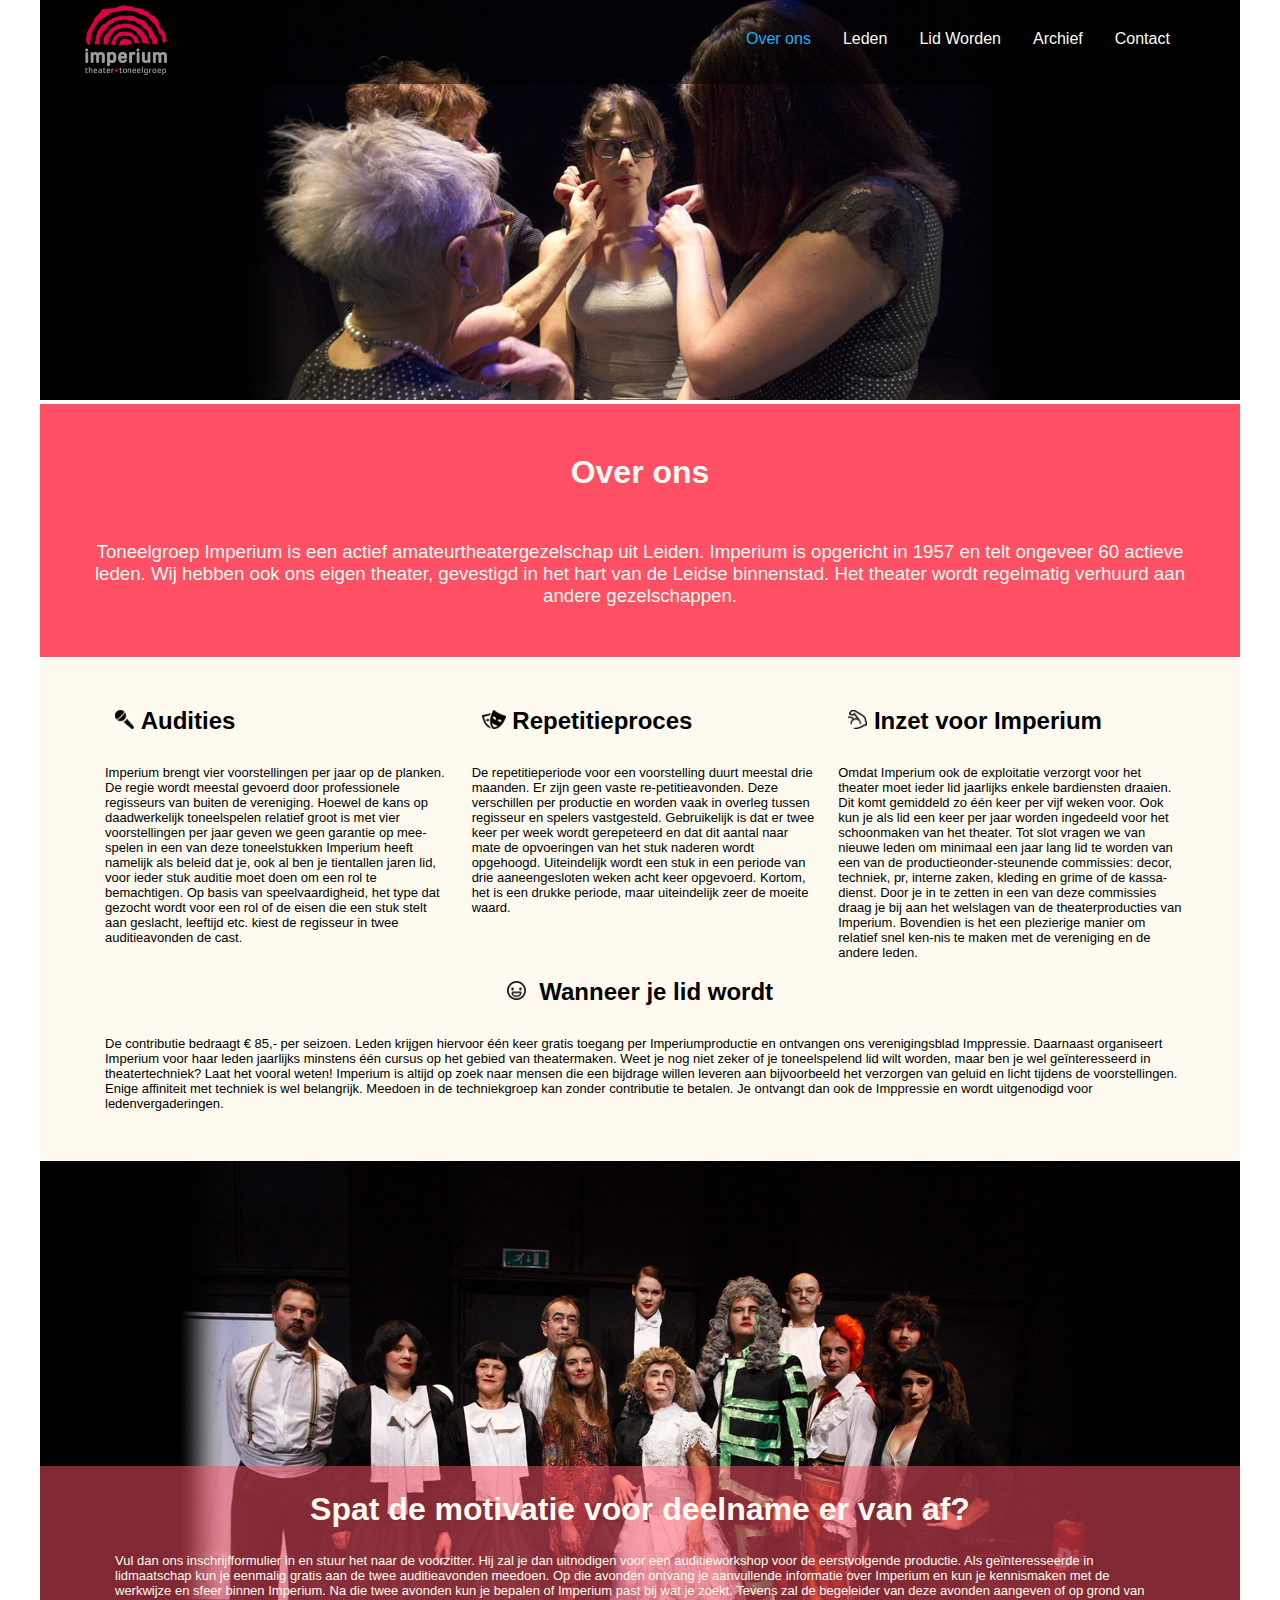
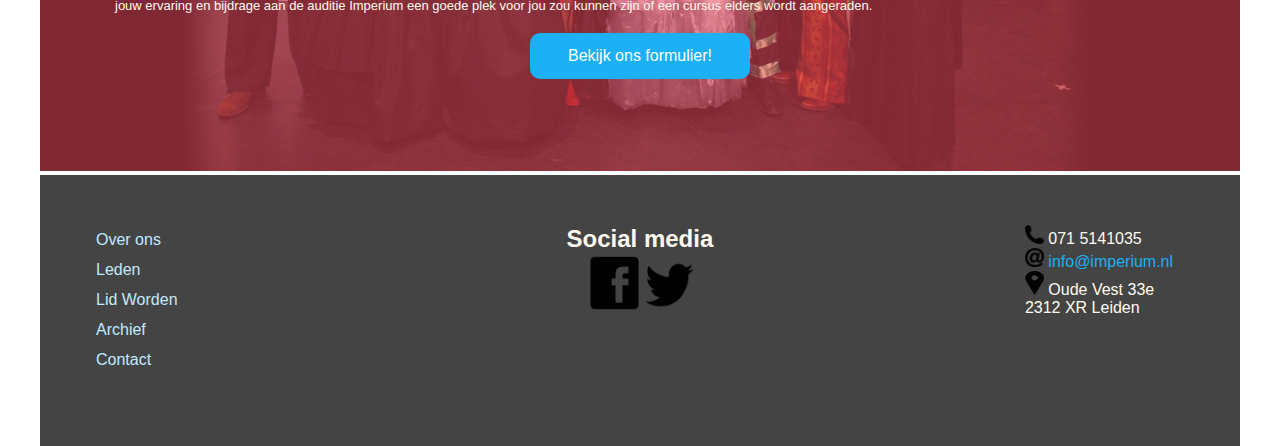
<file: over-ons.html>
<!doctype html>
<html lang="en">
<head>
  <meta charset="utf-8" />
  <meta name="viewport" content="width=device-width, initial-scale=1.0"/>
  <title>Over ons</title>
  <link rel="stylesheet" type="text/css" href="css/style.css">
</head>
<!-- Over ons pagina -->
<body>
  <div class="container">

    <!-- Navigatie -->
    <header>
      <div class="logo">
        <a href="index.html"><img src="img/logo.png" alt="Home Imperium Theather" height="70" width="82"></a>
      </div> 
      <nav class="hoofdmenu">
        <ul>
        <li><a href="over-ons.html" class="active">Over ons</a></li>
        <li><a href="leden.html">Leden</a></li>
        <li><a href="lid-worden.html">Lid Worden</a></li>
        <li><a href="archief.html">Archief</a></li>
        <li><a href="contact.html">Contact</a></li>
        </ul>
      </nav>
    </header>

    <!-- Afbeelding onder Navigatie -->
    <section class="menuachtergrond">    
        <div><img class="slideimg" src="img/overons.png"></div>
    </section>    

    <main>

      <!-- Blok met introductie over ons -->
      <section class="overonsintro">
          <h1 class="titelbanner">Over ons</h1>
        <p class="textmeerweten2">Toneelgroep Imperium is een actief amateurtheatergezelschap uit Leiden. Imperium is opgericht in 1957 en telt ongeveer 60 actieve leden. Wij hebben ook ons eigen theater, gevestigd in het hart van de Leidse binnenstad. Het theater wordt regelmatig verhuurd aan andere gezelschappen.</p>
      </section>

      <!-- Tekst met iconen ernaast. Ik heb hier de afmetingen aangegeven om de onnodige extra css erin te zetten. -->
      <section class="overonsinfo">
      <div class="row">
        <div class="column2">
        <h2 class="centerh21"><img src="img/mic.png" width="19px" height="19px">&nbsp;Audities</h2>
        <p class="textons">
          Imperium brengt vier voorstellingen per jaar op de planken. De regie wordt meestal gevoerd door professionele regisseurs van buiten de vereniging. Hoewel de kans op daadwerkelijk toneelspelen relatief groot is met vier voorstellingen per jaar geven we geen garantie op mee-spelen in een van deze toneelstukken Imperium heeft namelijk als beleid dat je, ook al ben je tientallen jaren lid, voor ieder stuk auditie moet doen om een rol te bemachtigen. Op basis van speelvaardigheid, het type dat gezocht wordt voor een rol of de eisen die een stuk stelt aan geslacht, leeftijd etc. kiest de regisseur in twee auditieavonden de cast. 
        </p>
        </div>
        <div class="column2">
        <h2 class="centerh21"><img src="img/mask.png" width="24px" height="19px">&nbsp;Repetitieproces</h2>
        <p class="textons">
          De repetitieperiode voor een voorstelling duurt meestal drie maanden. Er zijn geen vaste re-petitieavonden. Deze verschillen per productie en worden vaak in overleg tussen regisseur en spelers vastgesteld. Gebruikelijk is dat er twee keer per week wordt gerepeteerd en dat dit aantal naar mate de opvoeringen van het stuk naderen wordt opgehoogd. Uiteindelijk wordt een stuk in een periode van drie aaneengesloten weken acht keer opgevoerd. Kortom, het is een drukke periode, maar uiteindelijk zeer de moeite waard.
        </p>
        </div>
        <div class="column2">
        <h2 class="centerh21"><img src="img/bicep.png" width="19px" height="19px">&nbsp;Inzet voor Imperium</h2>
        <p class="textons">
          Omdat Imperium ook de exploitatie verzorgt voor het theater moet ieder lid jaarlijks enkele bardiensten draaien. Dit komt gemiddeld zo één keer per vijf weken voor. Ook kun je als lid een keer per jaar worden ingedeeld voor het schoonmaken van het theater. Tot slot vragen we van nieuwe leden om minimaal een jaar lang lid te worden van een van de productieonder-steunende commissies: decor, techniek, pr, interne zaken, kleding en grime of de kassa-dienst. Door je in te zetten in een van deze commissies draag je bij aan het welslagen van de theaterproducties van Imperium. Bovendien is het een plezierige manier om relatief snel ken-nis te maken met de vereniging en de andere leden.   
        </p>
        </div>
      </div>
      <br>
      <div class="column3">
        <h2 class="centerh22"><img src="img/smile.png" width="19px" height="19px">&nbsp; Wanneer je lid wordt</h2>
        <p class="textons">
          De contributie bedraagt € 85,- per seizoen. Leden krijgen hiervoor één keer gratis toegang per Imperiumproductie en ontvangen ons verenigingsblad Imppressie. Daarnaast organiseert Imperium voor haar leden jaarlijks minstens één cursus op het gebied van theatermaken.
          Weet je nog niet zeker of je toneelspelend lid wilt worden, maar ben je wel geïnteresseerd in theatertechniek? Laat het vooral weten! Imperium is altijd op zoek naar mensen die een bijdrage willen leveren aan bijvoorbeeld het verzorgen van geluid en licht tijdens de voorstellingen. Enige affiniteit met techniek is wel belangrijk. Meedoen in de techniekgroep kan zonder contributie te betalen. Je ontvangt dan ook de Imppressie en wordt uitgenodigd voor ledenvergaderingen.
   
        </p>
        </div>
      </section>
      
      <!-- Banner -->
      <section class="motivatieworden">
        <h1 class="bannerlidwordtekst">Spat de motivatie voor deelname er van af?</h1>
        <p class="textons2">
          Vul dan ons inschrijfformulier in en stuur het naar de voorzitter. Hij zal je dan uitnodigen voor een auditieworkshop voor de eerstvolgende productie.
          Als geïnteresseerde in lidmaatschap kun je eenmalig gratis aan de twee auditieavonden meedoen. Op die avonden ontvang je aanvullende informatie over Imperium en kun je kennismaken met de werkwijze en sfeer binnen Imperium. Na die twee avonden kun je bepalen of Imperium past bij wat je zoekt. Tevens zal de begeleider van deze avonden aangeven of op grond van jouw ervaring en bijdrage aan de auditie Imperium een goede plek voor jou zou kunnen zijn of een cursus elders wordt aangeraden.
        </p>
        <button class="over-submit"><a href="lid-worden.html">Bekijk ons formulier!</a></button>
      </section>

      <section class="teambanner">
        <img src="img/motivatie.jpg">
      </section>
    </main>

   <footer>
      <div class="row">
        <div class="column">
          <nav class="footer-menu">
            <a href="over-ons.html">Over ons</a>
            <a href="leden.html">Leden</a>
            <a href="lid-worden.html">Lid Worden</a>
            <a href="archief.html">Archief</a>
            <a href="contact.html">Contact</a>
          </nav>
        </div>
        <div class="column">
          <h2 class="centerh2">Social media</h2>
          <a href="https://www.facebook.com/ToneelgroepImperium?fref=ts"><img class="SMWimg" src="img/facebook.png" alt="Like ons op facebook" height="60" width="55" /></a>
          <a href="https://twitter.com/imperiumtheater"><img src="img/twitter.png" alt="Volg ons op twitter" height="60" width="55" /></a>
        </div>
        <div class="column">
          <ul class="contactfooter">
            <li><img src="img/bellen.png" width="19px" height="19px">&nbsp;071 5141035</li>
            <li><img src="img/email.png" width="19px" height="19px">&nbsp;<a class="linkmailto" href="mailto:info@imperium.nl">info@imperium.nl</a></li>
            <li><img src="img/locatie.png" width="19px" height="24px">&nbsp;Oude Vest 33e 2312 XR Leiden</li>
          </ul>
        </div>
      </div>
    <footer>

  </div>  
</body>
</html>
</file>
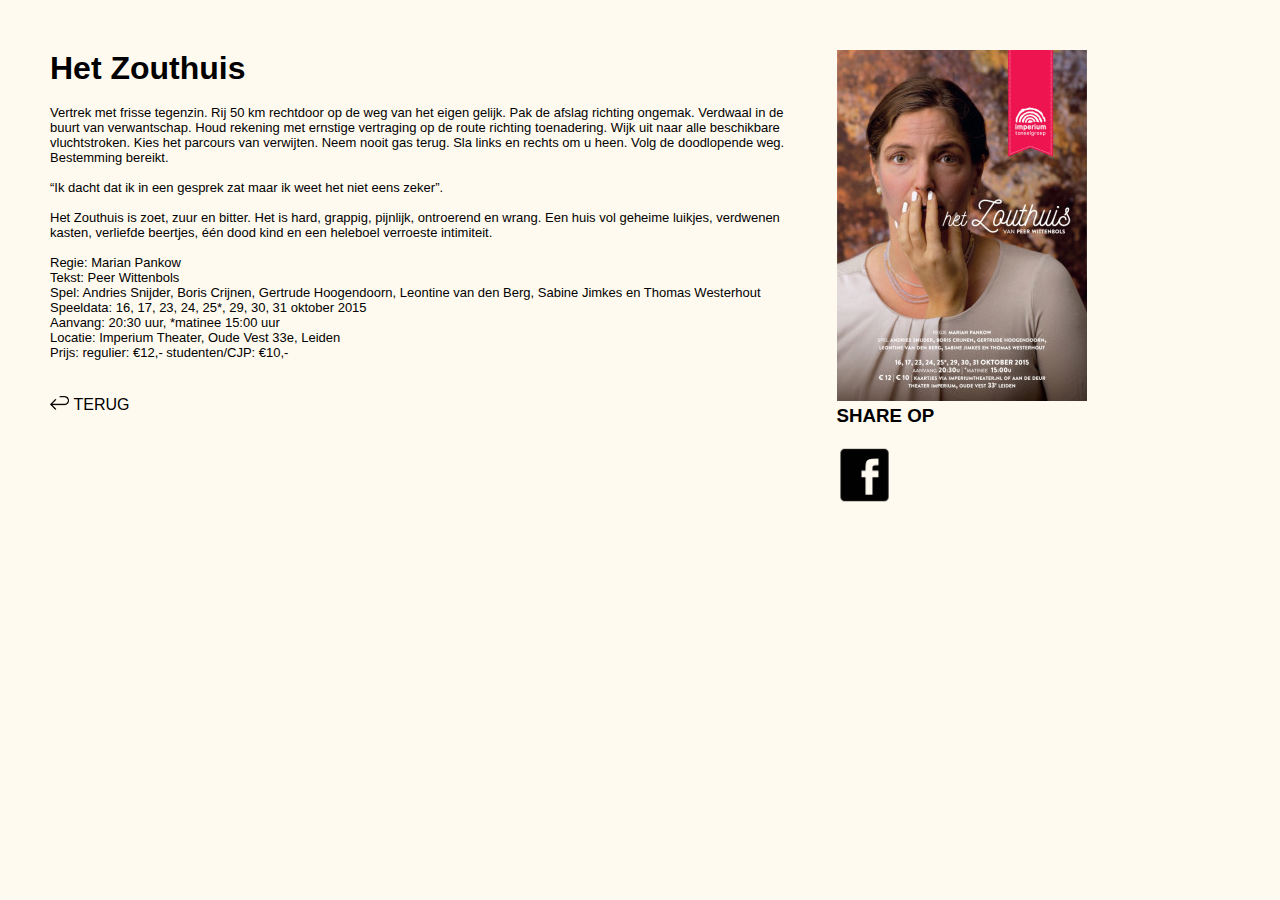
<file: archief/11.html>
<!doctype html>
<html lang="en">
<head>
  <meta charset="utf-8" />
  <meta name="viewport" content="width=device-width, initial-scale=1.0"/>
  <title>Archief</title>
  <link rel="stylesheet" type="text/css" href="../css/style.css">
</head>
<!-- Meer informatie in een pop up pagina -->
<body class="bodybedankt">
  <div>
    <div class="column8">
      <h1>Het Zouthuis</h1>
      <br>
      <p>Vertrek met frisse tegenzin.
      Rij 50 km rechtdoor op de weg van het eigen gelijk.
      Pak de afslag richting ongemak.
      Verdwaal in de buurt van verwantschap. 
      Houd rekening met ernstige vertraging op de route richting toenadering.
      Wijk uit naar alle beschikbare vluchtstroken. 
      Kies het parcours van verwijten.
      Neem nooit gas terug.
      Sla links en rechts om u heen.
      Volg de doodlopende weg.
      Bestemming bereikt.
      <br>
      <br>
      “Ik dacht dat ik in een gesprek zat maar ik weet het niet eens zeker”.
      <br>
      <br>
      Het Zouthuis is zoet, zuur en bitter. Het is hard, grappig, pijnlijk, ontroerend en wrang. Een huis vol geheime luikjes, verdwenen kasten, verliefde beertjes, één dood kind en een heleboel verroeste intimiteit.
      <br>
      <br>
      Regie: Marian Pankow<br>
      Tekst: Peer Wittenbols<br>
      Spel: Andries Snijder, Boris Crijnen, Gertrude Hoogendoorn, Leontine van den Berg, Sabine Jimkes en Thomas Westerhout<br>
      Speeldata: 16, 17, 23, 24, 25*, 29, 30, 31 oktober 2015<br>
      Aanvang: 20:30 uur, *matinee 15:00 uur<br>
      Locatie: Imperium Theater, Oude Vest 33e, Leiden<br>
      Prijs: regulier: €12,- studenten/CJP: €10,-</p>

      <br>
      <br>
      <a class="aarchief" href="../archief.html"><img src="../img/return.png" width="19px" height="14px">&nbsp;TERUG</a>
      </div>
    <div class="column9">
      <img src="../img/posters/zouthuis.jpg">
      <br>
      <h3>SHARE OP</h3>
      <br>
      <a href="http://www.imperiumtheater.nl/?p=1613#"><img class="SMWimg2" src="../img/facebook.png" alt="Like ons op facebook" height="60" width="55" /></a>
    </div>
  </div>
</body>
</html>
</file>
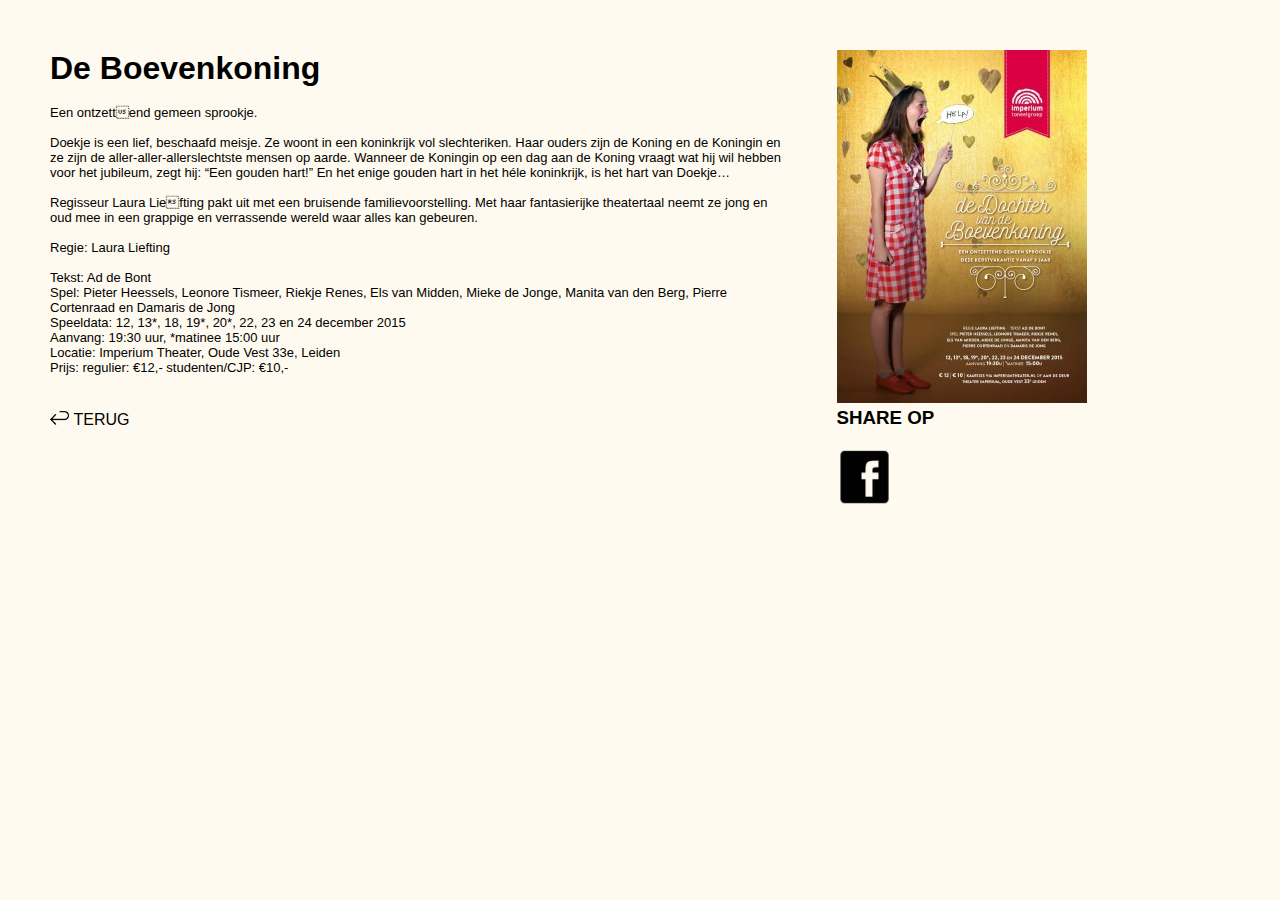
<file: archief/12.html>
<!doctype html>
<html lang="en">
<head>
  <meta charset="utf-8" />
  <meta name="viewport" content="width=device-width, initial-scale=1.0"/>
  <title>Archief</title>
  <link rel="stylesheet" type="text/css" href="../css/style.css">
</head>
<!-- Meer informatie in een pop up pagina -->
<body class="bodybedankt">
  <div>
    <div class="column8">
      <h1>De Boevenkoning</h1>
      <br>
      <p>Een ontzettend gemeen sprookje.
      <br>
      <br>
      Doekje is een lief, beschaafd meisje. Ze woont in een koninkrijk vol slechteriken. Haar ouders zijn de Koning en de Koningin en ze zijn de aller-aller-allerslechtste mensen op aarde. Wanneer de Koningin op een dag aan de Koning vraagt wat hij wil hebben voor het jubileum, zegt hij: “Een gouden hart!” En het enige gouden hart in het héle koninkrijk, is het hart van Doekje…
      <br>
      <br>
      Regisseur Laura Liefting pakt uit met een bruisende familievoorstelling. Met haar fantasierijke theatertaal neemt ze jong en oud mee in een grappige en verrassende wereld waar alles kan gebeuren.
      <br>
      <br>
      Regie: Laura Liefting<br><br>
      Tekst: Ad de Bont<br>
      Spel: Pieter Heessels, Leonore Tismeer, Riekje Renes, Els van Midden, Mieke de Jonge, Manita van den Berg, Pierre Cortenraad en Damaris de Jong<br>
      Speeldata: 12, 13*, 18, 19*, 20*, 22, 23 en 24 december 2015<br>
      Aanvang: 19:30 uur, *matinee 15:00 uur<br>
      Locatie: Imperium Theater, Oude Vest 33e, Leiden<br>
      Prijs: regulier: €12,- studenten/CJP: €10,-</p>

      <br>
      <br>
      <a class="aarchief" href="../archief.html"><img src="../img/return.png" width="19px" height="14px">&nbsp;TERUG</a>
      </div>
    <div class="column9">
      <img src="../img/posters/dochter.jpg">
      <br>
      <h3>SHARE OP</h3>
      <br>
      <a href="https://www.facebook.com/sharer/sharer.php?u=http%3A%2F%2Fwww.imperiumtheater.nl%2F%3Fp%3D1733"><img class="SMWimg2" src="../img/facebook.png" alt="Like ons op facebook" height="60" width="55" /></a>
    </div>
  </div>
</body>
</html>
</file>
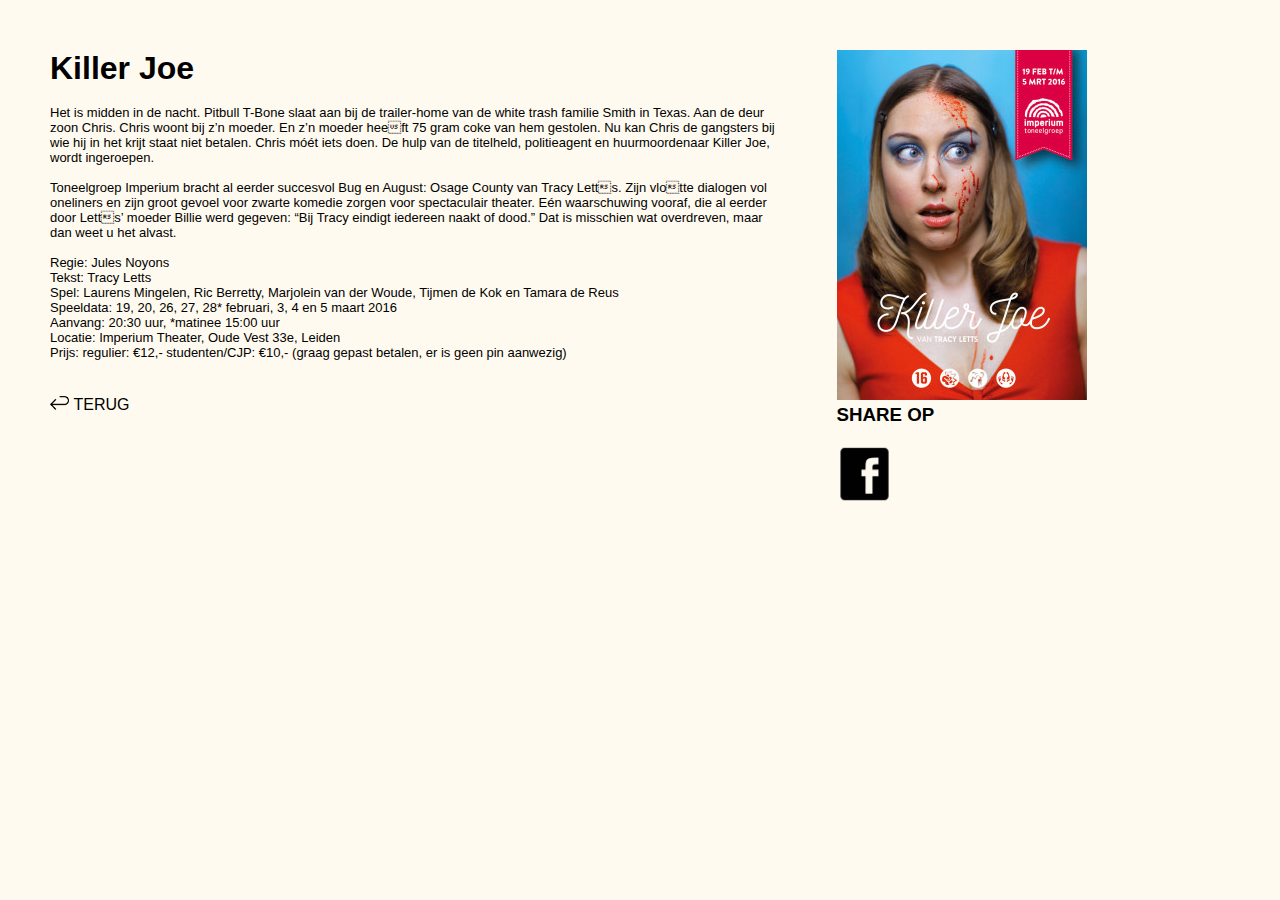
<file: archief/13.html>
<!doctype html>
<html lang="en">
<head>
  <meta charset="utf-8" />
  <meta name="viewport" content="width=device-width, initial-scale=1.0"/>
  <title>Archief</title>
  <link rel="stylesheet" type="text/css" href="../css/style.css">
</head>
<!-- Meer informatie in een pop up pagina -->
<body class="bodybedankt">
  <div>
    <div class="column8">
      <h1>Killer Joe</h1>
      <br>
      <p>Het is midden in de nacht. Pitbull T-Bone slaat aan bij de trailer-home van de white trash familie Smith in Texas. Aan de deur zoon Chris. Chris woont bij z’n moeder. En z’n moeder heeft 75 gram coke van hem gestolen. Nu kan Chris de gangsters bij wie hij in het krijt staat niet betalen. Chris móét iets doen. De hulp van de titelheld, politieagent en huurmoordenaar Killer Joe, wordt ingeroepen.
<br><br>
Toneelgroep Imperium bracht al eerder succesvol Bug en August: Osage County van Tracy Letts. Zijn vlotte dialogen vol oneliners en zijn groot gevoel voor zwarte komedie zorgen voor spectaculair theater. Eén waarschuwing vooraf, die al eerder door Letts’ moeder Billie werd gegeven: “Bij Tracy eindigt iedereen naakt of dood.” Dat is misschien wat overdreven, maar dan weet u het alvast.
<br><br>
Regie: Jules Noyons<br>
Tekst: Tracy Letts<br>
Spel: Laurens Mingelen, Ric Berretty, Marjolein van der Woude, Tijmen de Kok en Tamara de Reus<br>
Speeldata: 19, 20, 26, 27, 28* februari, 3, 4 en 5 maart 2016<br>
Aanvang: 20:30 uur, *matinee 15:00 uur<br>
Locatie: Imperium Theater, Oude Vest 33e, Leiden<br>
Prijs: regulier: €12,- studenten/CJP: €10,- (graag gepast betalen, er is geen pin aanwezig)</p>

      <br>
      <br>
      <a class="aarchief" href="../archief.html"><img src="../img/return.png" width="19px" height="14px">&nbsp;TERUG</a>
      </div>
    <div class="column9">
      <img src="../img/posters/kj.jpg">
      <br>
      <h3>SHARE OP</h3>
      <br>
      <a href="https://www.facebook.com/sharer/sharer.php?u=http%3A%2F%2Fwww.imperiumtheater.nl%2F%3Fp%3D1792"><img class="SMWimg2" src="../img/facebook.png" alt="Like ons op facebook" height="60" width="55" /></a>
    </div>
  </div>
</body>
</html>
</file>
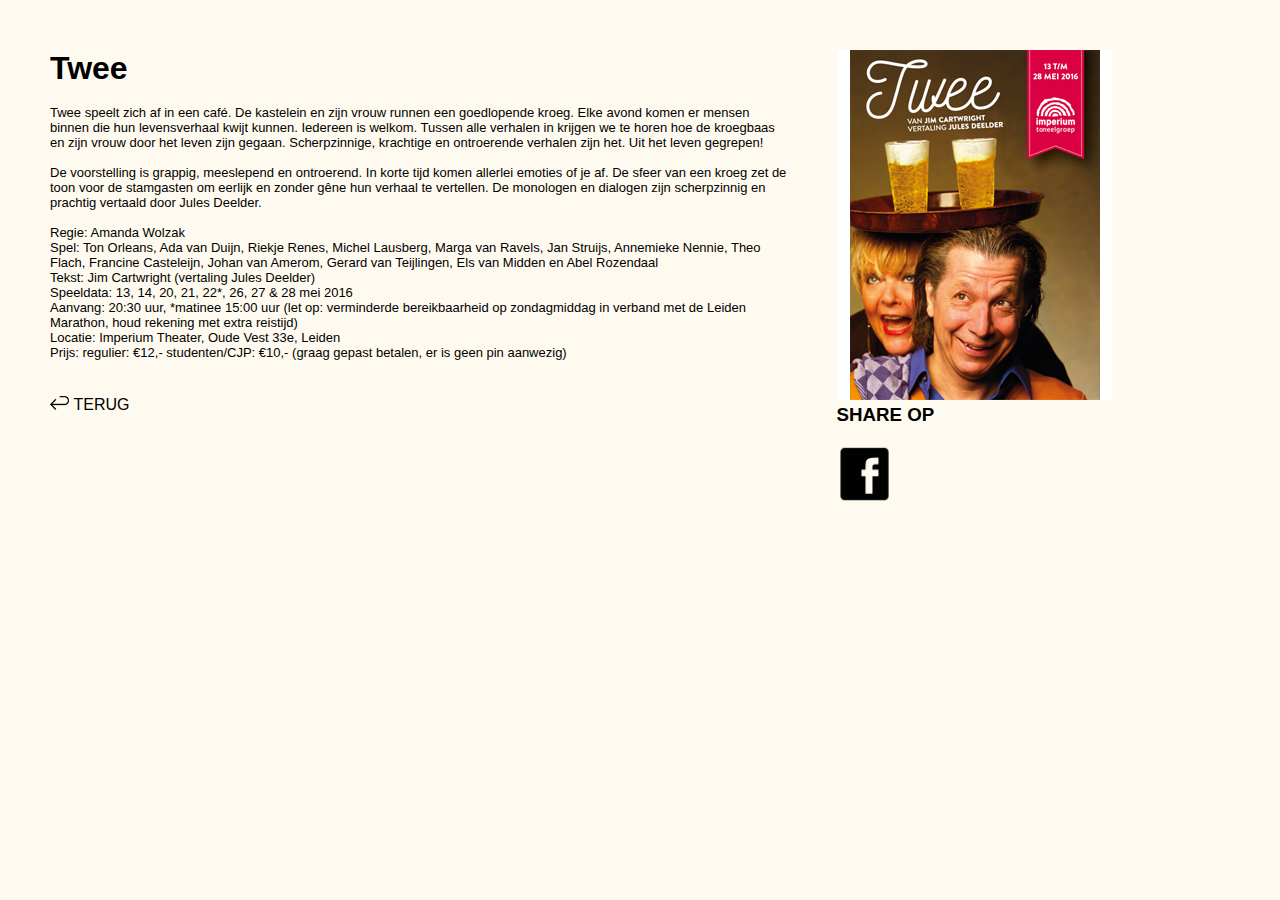
<file: archief/14.html>
<!doctype html>
<html lang="en">
<head>
  <meta charset="utf-8" />
  <meta name="viewport" content="width=device-width, initial-scale=1.0"/>
  <title>Archief</title>
  <link rel="stylesheet" type="text/css" href="../css/style.css">
</head>
<!-- Meer informatie in een pop up pagina -->
<body class="bodybedankt">
  <div>
    <div class="column8">
      <h1>Twee</h1>
      <br>
      <p>Twee speelt zich af in een café. De kastelein en zijn vrouw runnen een goedlopende kroeg. Elke avond komen er mensen binnen die hun levensverhaal kwijt kunnen. Iedereen is welkom. Tussen alle verhalen in krijgen we te horen hoe de kroegbaas en zijn vrouw door het leven zijn gegaan. Scherpzinnige, krachtige en ontroerende verhalen zijn het. Uit het leven gegrepen!
<br><br>
De voorstelling is grappig, meeslepend en ontroerend. In korte tijd komen allerlei emoties of je af. De sfeer van een kroeg zet de toon voor de stamgasten om eerlijk en zonder gêne hun verhaal te vertellen. De monologen en dialogen zijn scherpzinnig en prachtig vertaald door Jules Deelder. 
<br><br>
Regie: Amanda Wolzak<br>
Spel: Ton Orleans, Ada van Duijn, Riekje Renes, Michel Lausberg, Marga van Ravels, Jan Struijs, Annemieke Nennie, Theo Flach, Francine Casteleijn, Johan van Amerom, Gerard van Teijlingen, Els van Midden en Abel Rozendaal<br>
Tekst: Jim Cartwright (vertaling Jules Deelder)<br>
Speeldata: 13, 14, 20, 21, 22*, 26, 27 & 28 mei 2016<br>
Aanvang: 20:30 uur, *matinee 15:00 uur (let op: verminderde bereikbaarheid op zondagmiddag in verband met de Leiden Marathon, houd rekening met extra reistijd)<br>
Locatie: Imperium Theater, Oude Vest 33e, Leiden<br>
Prijs: regulier: €12,- studenten/CJP: €10,- (graag gepast betalen, er is geen pin aanwezig)</p>

      <br>
      <br>
      <a class="aarchief" href="../archief.html"><img src="../img/return.png" width="19px" height="14px">&nbsp;TERUG</a>
      </div>
    <div class="column9">
      <img src="../img/posters/twee.jpg">
      <br>
      <h3>SHARE OP</h3>
      <br>
      <a href="https://www.facebook.com/sharer/sharer.php?u=http%3A%2F%2Fwww.imperiumtheater.nl%2F%3Fp%3D1957"><img class="SMWimg2" src="../img/facebook.png" alt="Like ons op facebook" height="60" width="55" /></a>
    </div>
  </div>
</body>
</html>
</file>
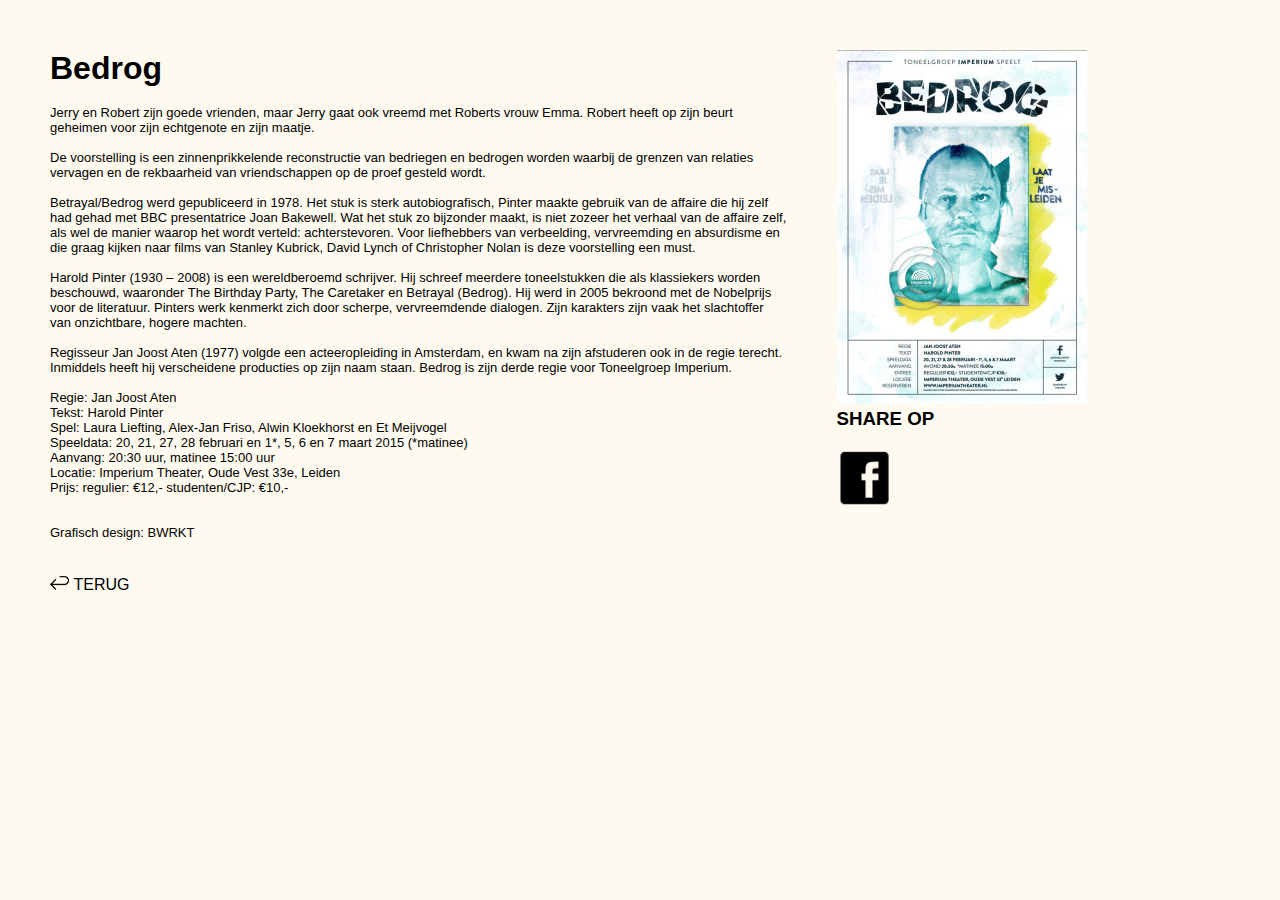
<file: archief/15.html>
<!doctype html>
<html lang="en">
<head>
  <meta charset="utf-8" />
  <meta name="viewport" content="width=device-width, initial-scale=1.0"/>
  <title>Archief</title>
  <link rel="stylesheet" type="text/css" href="../css/style.css">
</head>
<!-- Meer informatie in een pop up pagina -->
<body class="bodybedankt">
  <div>
    <div class="column8">
      <h1>Bedrog</h1>
      <br>
      <p>Jerry en Robert zijn goede vrienden, maar Jerry gaat ook vreemd met Roberts vrouw Emma. Robert heeft op zijn beurt geheimen voor zijn echtgenote en zijn maatje.
<br><br>
 De voorstelling is een zinnenprikkelende reconstructie van bedriegen en bedrogen worden waarbij de grenzen van relaties vervagen en de rekbaarheid van vriendschappen op de proef gesteld wordt.
<br><br>
Betrayal/Bedrog werd gepubliceerd in 1978. Het stuk is sterk autobiografisch, Pinter maakte gebruik van de affaire die hij zelf had gehad met BBC presentatrice Joan Bakewell. Wat het stuk zo bijzonder maakt, is niet zozeer het verhaal van de affaire zelf, als wel de manier waarop het wordt verteld: achterstevoren. Voor liefhebbers van verbeelding, vervreemding en absurdisme en die graag kijken naar films van Stanley Kubrick, David Lynch of Christopher Nolan is deze voorstelling een must.
<br><br>
Harold Pinter (1930 – 2008) is een wereldberoemd schrijver. Hij schreef meerdere toneelstukken die als klassiekers worden beschouwd, waaronder The Birthday Party, The Caretaker en Betrayal (Bedrog). Hij werd in 2005 bekroond met de Nobelprijs voor de literatuur. Pinters werk kenmerkt zich door scherpe, vervreemdende dialogen. Zijn karakters zijn vaak het slachtoffer van onzichtbare, hogere machten.
<br><br>
Regisseur Jan Joost Aten (1977) volgde een acteeropleiding in Amsterdam, en kwam na zijn afstuderen ook in de regie terecht. Inmiddels heeft hij verscheidene producties op zijn naam staan. Bedrog is zijn derde regie voor Toneelgroep Imperium.
<br><br>
Regie: Jan Joost Aten<br>
Tekst: Harold Pinter<br>
Spel: Laura Liefting, Alex-Jan Friso, Alwin Kloekhorst en Et Meijvogel<br>
Speeldata: 20, 21, 27, 28 februari en 1*, 5, 6 en 7 maart 2015 (*matinee)<br>
Aanvang: 20:30 uur, matinee 15:00 uur<br>
Locatie: Imperium Theater, Oude Vest 33e, Leiden<br>
Prijs: regulier: €12,- studenten/CJP: €10,-<br>
<br><br>
Grafisch design: BWRKT</p>

      <br>
      <br>
      <a class="aarchief" href="../archief.html"><img src="../img/return.png" width="19px" height="14px">&nbsp;TERUG</a>
      </div>
    <div class="column9">
      <img src="../img/posters/bedrog.jpg">
      <br>
      <h3>SHARE OP</h3>
      <br>
      <a href="https://www.facebook.com/sharer/sharer.php?u=http%3A%2F%2Fwww.imperiumtheater.nl%2F%3Fp%3D1334"><img class="SMWimg2" src="../img/facebook.png" alt="Like ons op facebook" height="60" width="55" /></a>
    </div>
  </div>
</body>
</html>
</file>
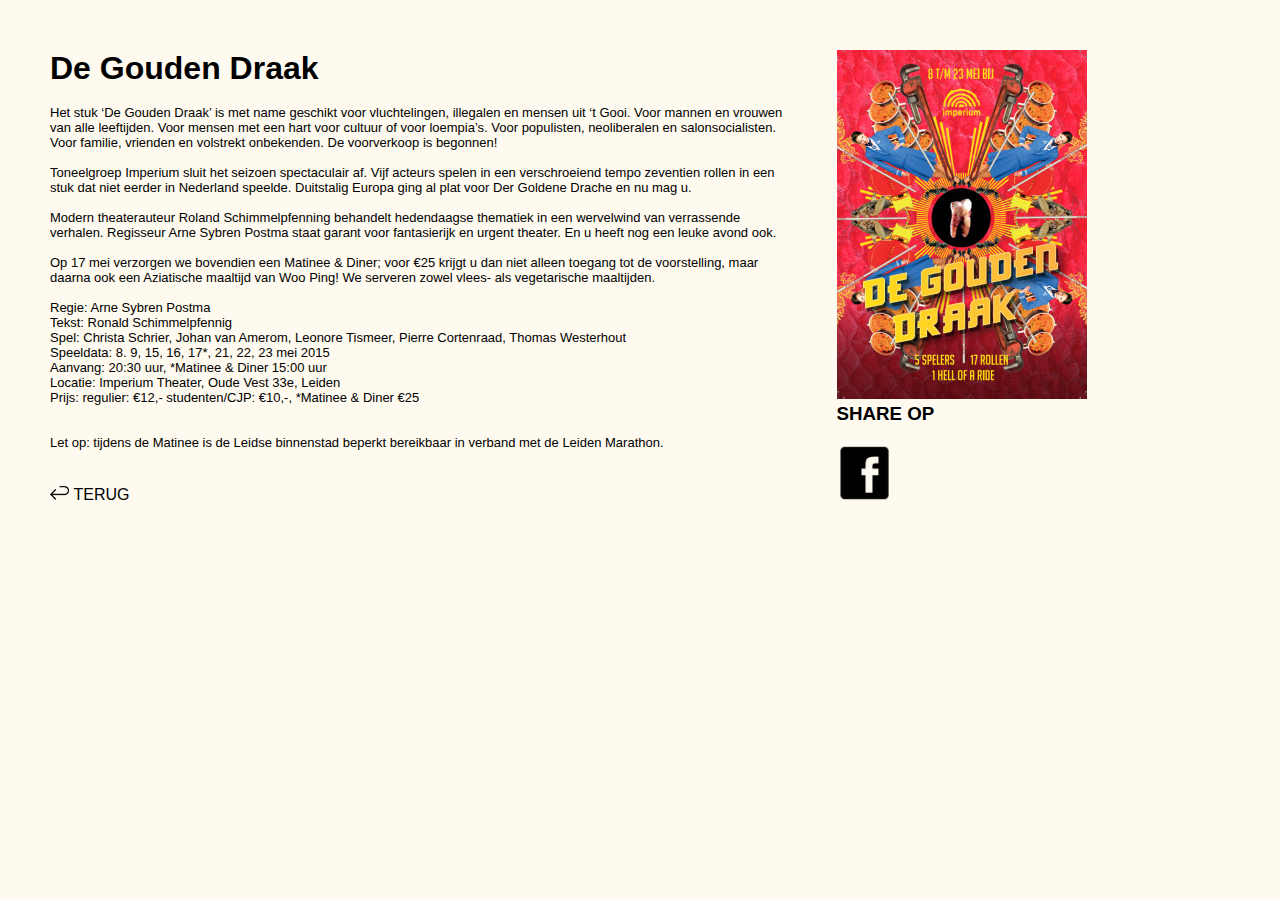
<file: archief/16.html>
<!doctype html>
<html lang="en">
<head>
  <meta charset="utf-8" />
  <meta name="viewport" content="width=device-width, initial-scale=1.0"/>
  <title>Archief</title>
  <link rel="stylesheet" type="text/css" href="../css/style.css">
</head>
<!-- Meer informatie in een pop up pagina -->
<body class="bodybedankt">
  <div>
    <div class="column8">
      <h1>De Gouden Draak</h1>
      <br>
      <p>Het stuk ‘De Gouden Draak’ is met name geschikt voor vluchtelingen, illegalen en mensen uit ‘t Gooi. Voor mannen en vrouwen van alle leeftijden. Voor mensen met een hart voor cultuur of voor loempia’s. Voor populisten, neoliberalen en salonsocialisten. Voor familie, vrienden en volstrekt onbekenden. De voorverkoop is begonnen!
<br><br>
Toneelgroep Imperium sluit het seizoen spectaculair af. Vijf acteurs spelen in een verschroeiend tempo zeventien rollen in een stuk dat niet eerder in Nederland speelde. Duitstalig Europa ging al plat voor Der Goldene Drache en nu mag u.
<br><br>
Modern theaterauteur Roland Schimmelpfenning behandelt hedendaagse thematiek in een wervelwind van verrassende verhalen. Regisseur Arne Sybren Postma staat garant voor fantasierijk en urgent theater. En u heeft nog een leuke avond ook.
<br><br>
Op 17 mei verzorgen we bovendien een Matinee & Diner; voor €25 krijgt u dan niet alleen toegang tot de voorstelling, maar daarna ook een Aziatische maaltijd van Woo Ping! We serveren zowel vlees- als vegetarische maaltijden.
<br><br>
Regie: Arne Sybren Postma<br>
Tekst: Ronald Schimmelpfennig<br>
Spel: Christa Schrier, Johan van Amerom, Leonore Tismeer, Pierre Cortenraad, Thomas Westerhout<br>
Speeldata: 8. 9, 15, 16, 17*, 21, 22, 23 mei 2015<br>
Aanvang: 20:30 uur, *Matinee & Diner 15:00 uur<br>
Locatie: Imperium Theater, Oude Vest 33e, Leiden<br>
Prijs: regulier: €12,- studenten/CJP: €10,-, *Matinee & Diner €25<br>
<br><br>
Let op: tijdens de Matinee is de Leidse binnenstad beperkt bereikbaar in verband met de Leiden Marathon. </p>

      <br>
      <br>
      <a class="aarchief" href="../archief.html"><img src="../img/return.png" width="19px" height="14px">&nbsp;TERUG</a>
      </div>
    <div class="column9">
      <img src="../img/posters/draak.jpg">
      <br>
      <h3>SHARE OP</h3>
      <br>
      <a href="https://www.facebook.com/sharer/sharer.php?u=http%3A%2F%2Fwww.imperiumtheater.nl%2F%3Fp%3D1484"><img class="SMWimg2" src="../img/facebook.png" alt="Like ons op facebook" height="60" width="55" /></a>
    </div>
  </div>
</body>
</html>
</file>
<file: css/style.css>
/* Met font face pak ik het font van de site vanuit een lokale map. Dit zorgt ervoor dat de site niet in Times New Roman eindigd. */

@font-face {
  font-family: "Gravity";
  src:local("../font/gravity/Gravity-Regular.otf");
  src:local("../font/gravity/Gravity-Bold.otf");
}

body {
  font-family: Gravity, sans-serif;
  /*padding-top: 400px;*/
	}

/* Losse styling */

.bodybedankt {
  background-color: #fffaef;
  padding: 50px;
}

p {
  font-size: 13px;
}

.aarchief {
  text-decoration: none;
}

* {
  margin: 0;
  box-sizing: border-box;
}

header {
  background-color: rgba(0, 0, 0, 0.5);
  overflow: auto;
  width: 1200px;
  position: absolute;
  z-index: 999;
}

.leesmeer {
  text-align: right;
  float: right;
  text-decoration: none;
  color: #1CB0F6;
}

.meerweten {
  background-color: #fffaef;
  padding: 50px;
}

.overonsintro {
  background-color: #ff5065;
  padding: 50px;
}

.jarig {
  background-color: #ff5065;
  padding: 50px;
}

.overonsinfo {
  background-color: #fffaef;
  padding: 50px;
}

.nieuws {
  background-color: #b2b2b2;
  padding: 50px;
  float: left;
}

.titelbanner {
  color: #fffaef;
  text-align: center;
}

.titelbanner2 {
  color: #000;
  text-align: center;
}

.titeltekst {
  text-align: center;
}

footer {
  background: #444444;
  padding-top: 50px;
  padding-right: 50px;
  padding-left: 50px;
}

.centerh2 {
  text-align: center;
  color: #fffaef;
}

.centerh21 {
  color: #000;
  margin-left: 20px;
}

.centerh22 {
  text-align: center;
  color: #000;
}

.SMWimg {
  display: block;
  margin: 0 auto;
  float: left;
  margin-left: 130px;
}

.SMWimg2 {
  display: block;
  margin: 0 auto;
  float: left;
}

.righth2 {
  text-align: right;
}

#map {
  width:100%;
  height:400px;
}

/* Deze columns zijn voor de verschillende blokken in de site */

.column {
    float: left;
    width: 33.33%;
    height: 171px; 
}

.column2 {
    float: left;
    padding-left: 5px;
    padding-right: 5px;
    width: 33.33%; 
}

.column3 {
    float: left;
    padding-left: 5px;
    padding-right: 5px;
    width: 100%; 
}

.column4 {
    float: left;
    height: 350px;
    padding: 20px;
    padding-left: 22px;
    border:20px solid #ff5065;
    background-color: #fff;
    width: 33.33%; 
}

.column5 {
    float: left;
    height: 350px;
    padding: 20px;
    padding-left: 20px;
    border:20px solid #ff5065;
    background-color: #fff;
    width: 66.66%; 
}

.column6 {
    float: left;
    height: 670px;
    padding: 20px;
    padding-left: 34px;
    border:20px solid #ff5065;
    background-color: #fff;
    width: 33.33%; 
}

.column8 {
  width: 66.66%;
  float: left;
  padding-right: 50px;
}

.column9 {
  width: 33.33%;
  float: left;
}

.img5 {
  float: right;
  margin-top: -123px;
}

.img6 {
  float: right;
  position: absolute;
  margin-top: 85px;
  line-height: 20px;
  margin-left: 375px;
}

.row:after {
    content: "";
    display: table;
    clear: both;
}

/* footer menu styling */

.footer-menu {
  width: 200px;
}

.footer-menu a {
  color: #C0EAFF;
  display: block;
  padding: 6px;
  text-decoration: none;
}

.footer-menu a:hover {
  color: #1CB0F6;
}

main, section, article, footer {
  overflow: auto;
}
.container {
  width: 1200px;
  margin: 0 auto;  
}

.logo {
  float: left;
  margin: 5px;
  margin-left: 45px;
}

.hoofdmenu {
  float: right;
  width: 550px;
  color: #fffaef;
 
} 

.hoofdmenu ul li {
  float: left;
  list-style: none;
  padding: 0px;
}

.hoofdmenu li a {
    display: block;
    color: #fffaef;
    text-align: center;
    padding: 30px 16px;
    text-decoration: none;
}

.hoofdmenu li a:hover {
    color: #C0EAFF;
}

.voorstellingen {
  float: left;
  width: 60%;
  padding: 50px;
}

.asidelinks {
  float: left;
  padding-top: 50px;
  padding-right: 50px;
  padding-bottom: 50px;
}

.asiderechts {
  float: right;
  padding: 50px;
}

.mySlides {
  display:none;
}
 
.siema {
  max-width: 1200px;
  z-index: 10;
}

.centerh1 {
  text-align: center;
}

.textmeerweten {
  margin-top: 50px;
}

.textmeerweten2 {
  margin-top: 50px;
  color: #fffaef;
  text-align: center;
  font-size: 14pt;
}

.textmeerweten3 {
  margin-top: 50px;
  color: #fffaef;
  padding-left: 100px;
  padding-right: 100px;
  text-align: center;
  font-size: 14pt;
}

.textmeerweten4 {
  margin-top: 50px;
  color: #fffaef;
  text-align: center;
  font-size: 14pt;
}

.textjarig {
  margin-top: 50px;
  width: 60%;
  float: left;
}

.textnieuws {
  margin-top: 50px;
  width: 50%;
  float: left;
}

.textons {
  margin-top: 30px;
  padding-left: 10px;
  float: left;
}

.textons2 {
  padding-left: 75px;
  padding-right: 75px;
  padding-bottom: 20px;
  float: left;
  color: #fffaef;
}

.slider {
  position: relative;
}

/* content van slider in het midden */

#centered {
    position: absolute;
    top: 50%;
    left: 50%;
    margin-top: 180px;
    transform: translate(-50%, -50%);
    color: #fffaef
}

.menuachtergrond{
  position: relative;
}

/* buttons in slider */

.links, .rechts{
  position: absolute;
  top: 300px;
  border-radius: 50%;
  padding: 8px 14px;
  background-color: #ff5065;
  border: 1px solid #000;
  outline: none;
}

.links{
  left: 32px;
}

.rechts{
  right: 32px;
}

.subscribe {
  background-color: #b2b2b2;
  padding-left: 50px;
  padding-right: 50px;
  padding-bottom: 50px;
}

.active {
  color: #1CB0F6!important;
}

/* Dit zorgt voor de kleur aan de formulieren wanneer het formulier correct is ingevuld */

input:required:valid {
  border: 1px solid #7AC70C;
}

input:required:invalid {
  border: 1px solid #ff5065;
}

/* Dit zorgt ervoor dat er geen spinwiel in de input type is */
input::-webkit-outer-spin-button,
input::-webkit-inner-spin-button {
    -webkit-appearance: none;
    margin: 0; 
}

.emailhome {
    width: 260px;
    padding: 12px 20px;
    margin: 8px 0;
    display: inline-block;
    border: 1px solid #706F6F;
    border-radius: 10px;
    box-sizing: border-box;
    outline:none;
    font-size: 12pt;
}

.typetextcontact {
    width: 400px;
    padding: 12px 20px;
    margin: 0 auto;
    display: block;
    border: 1px solid #706F6F;
    border-radius: 10px;
    box-sizing: border-box;
    outline:none;
    font-size: 12pt;
}

.typetextlid {
    width: 400px;
    padding: 12px 20px;
    display: block;
    border: 1px solid #706F6F;
    border-radius: 10px;
    box-sizing: border-box;
    outline:none;
    font-size: 12pt;
}

.typetextp {
  margin-left: 360px;
}

.email-submit {
    width: 115px;
    background-color: #ff5065;
    color: white;
    padding: 14px 20px;
    margin: 0px 0;
    border: none;
    border-radius: 10px;
    cursor: pointer;
    font-size: 12pt;
}

.email-submit:hover {
    background-color: #BC3C4D;  
}

.link-submit:hover {
    background-color: #BC3C4D;  
}

.lid-submit {
    width: 150px;
    background-color: #ff5065;
    color: white;
    padding: 14px 20px;
    display: block;
    margin: 0 auto;
    border: none;
    border-radius: 10px;
    cursor: pointer;
    font-size: 12pt;
}

.lid-submit:hover {
    background-color: #BC3C4D;  
}

/* transparante banners over de afbeeldingen. Met z-index komen ze naar voren en de achtergrond heeft een opacity met rgba */

.lidworden {
  background-color: rgba(255, 250, 239, 0.5);
  overflow: auto;
  width: 1200px;
  height: 149px;
  margin-top: 301px;
  position: absolute;
  z-index: 999;
}

.motivatieworden {
  background-color: rgba(255, 80, 101, 0.5);
  overflow: auto;
  width: 1200px;
  height: 305px;
  margin-top: 305px;
  position: absolute;
  z-index: 999;
}

/* styling voor de contactinfo */

.contactfooter {
  float: right;
  list-style-type: none;
  width: 205px;
}

.contactfooter li {
  color: #fffaef;
}

/* banner met lid worden in de over ons pagina */

.bannerlidtekst {
  color: #000;
  text-align: center;
  padding: 25px;
}

.bannerlidwordtekst {
  color: #fffaef;
  text-align: center;
  padding: 25px;
}

/* link voor de banner op de homepagina en hover */

a {
  color: #000;
  text-decoration: none;
  font-size: 12pt;
}

.linkbanner2 {
  color: #000;
  text-decoration: none;
  font-size: 12pt;
}

.linkbanner2:hover {
  color: #ff5065;
  text-decoration: none;
  font-size: 12pt;
}

/* mailto link in de footer */

.linkmailto {
  color: #1CB0F6;
  text-decoration: none;
  font-size: 12pt;
}

.linkmailto:hover {
  color: #C0EAFF;
}

/* submit buttons */

.link-submit {
    width: 220px;
    background-color: #ff5065;
    color: white;
    padding: 14px 20px;
    display: block;
    margin: 0 auto;
    border: none;
    border-radius: 10px;
    cursor: pointer;
}

.link-submit a {
  color: #fff;
}

.over-submit {
    width: 220px;
    background-color: #1CB0F6;
    color: white;
    padding: 14px 20px;
    display: block;
    margin: 0 auto;
    border: none;
    border-radius: 10px;
    cursor: pointer;
}

.over-submit a {
  color: #fff;
}

.leden-submit {
    width: 220px;
    background-color: #1CB0F6;
    color: white;
    padding: 14px 20px;
    display: block;
    border: none;
    border-radius: 10px;
    cursor: pointer;
}

.leden-submit a {
  color: #fff;
}

/* hover kleuren */

.leden-submit:hover {
  background-color: #147FB4;
}

.over-submit:hover {
  background-color: #147FB4;
}

/* dit is voor de ghost button */

.ghost-submit {
    width: 220px;
    background-color: #fffaef;
    color: #000000;
    padding: 14px 20px;
    margin-top: 85px;
    display: block;
    border: none;
    border-radius: 10px;
    cursor: pointer;
    border: 1px solid #ff5065;
}



/* Dit stuk css was voor de kalender bedoelt.

.month {
    
    width: 100%;
    background: #1abc9c;
    text-align: center;
}

.month ul {
    margin: 0;
    padding: 0;
}

.month ul li {
    color: white;
    font-size: 20px;
    text-transform: uppercase;
    letter-spacing: 3px;
}

.month .prev {
    float: left;
    padding-top: 10px;
}

.month .next {
    float: right;
    padding-top: 10px;
}

.weekdays {
    margin: 0;
    padding: 10px 0;
    background-color: #ddd;
}

.weekdays li {
    display: inline-block;
    width: 13.6%;
    color: #666;
    text-align: center;
}

.days {
    padding: 10px 0;
    background: #eee;
    margin: 0;
}

.days li {
    list-style-type: none;
    display: inline-block;
    width: 13.6%;
    text-align: center;
    margin-bottom: 5px;
    font-size:12px;
    color: #777;
}

.days li .active {
    padding: 5px;
    background: #1abc9c;
    color: white !important
}
*/
</file>
